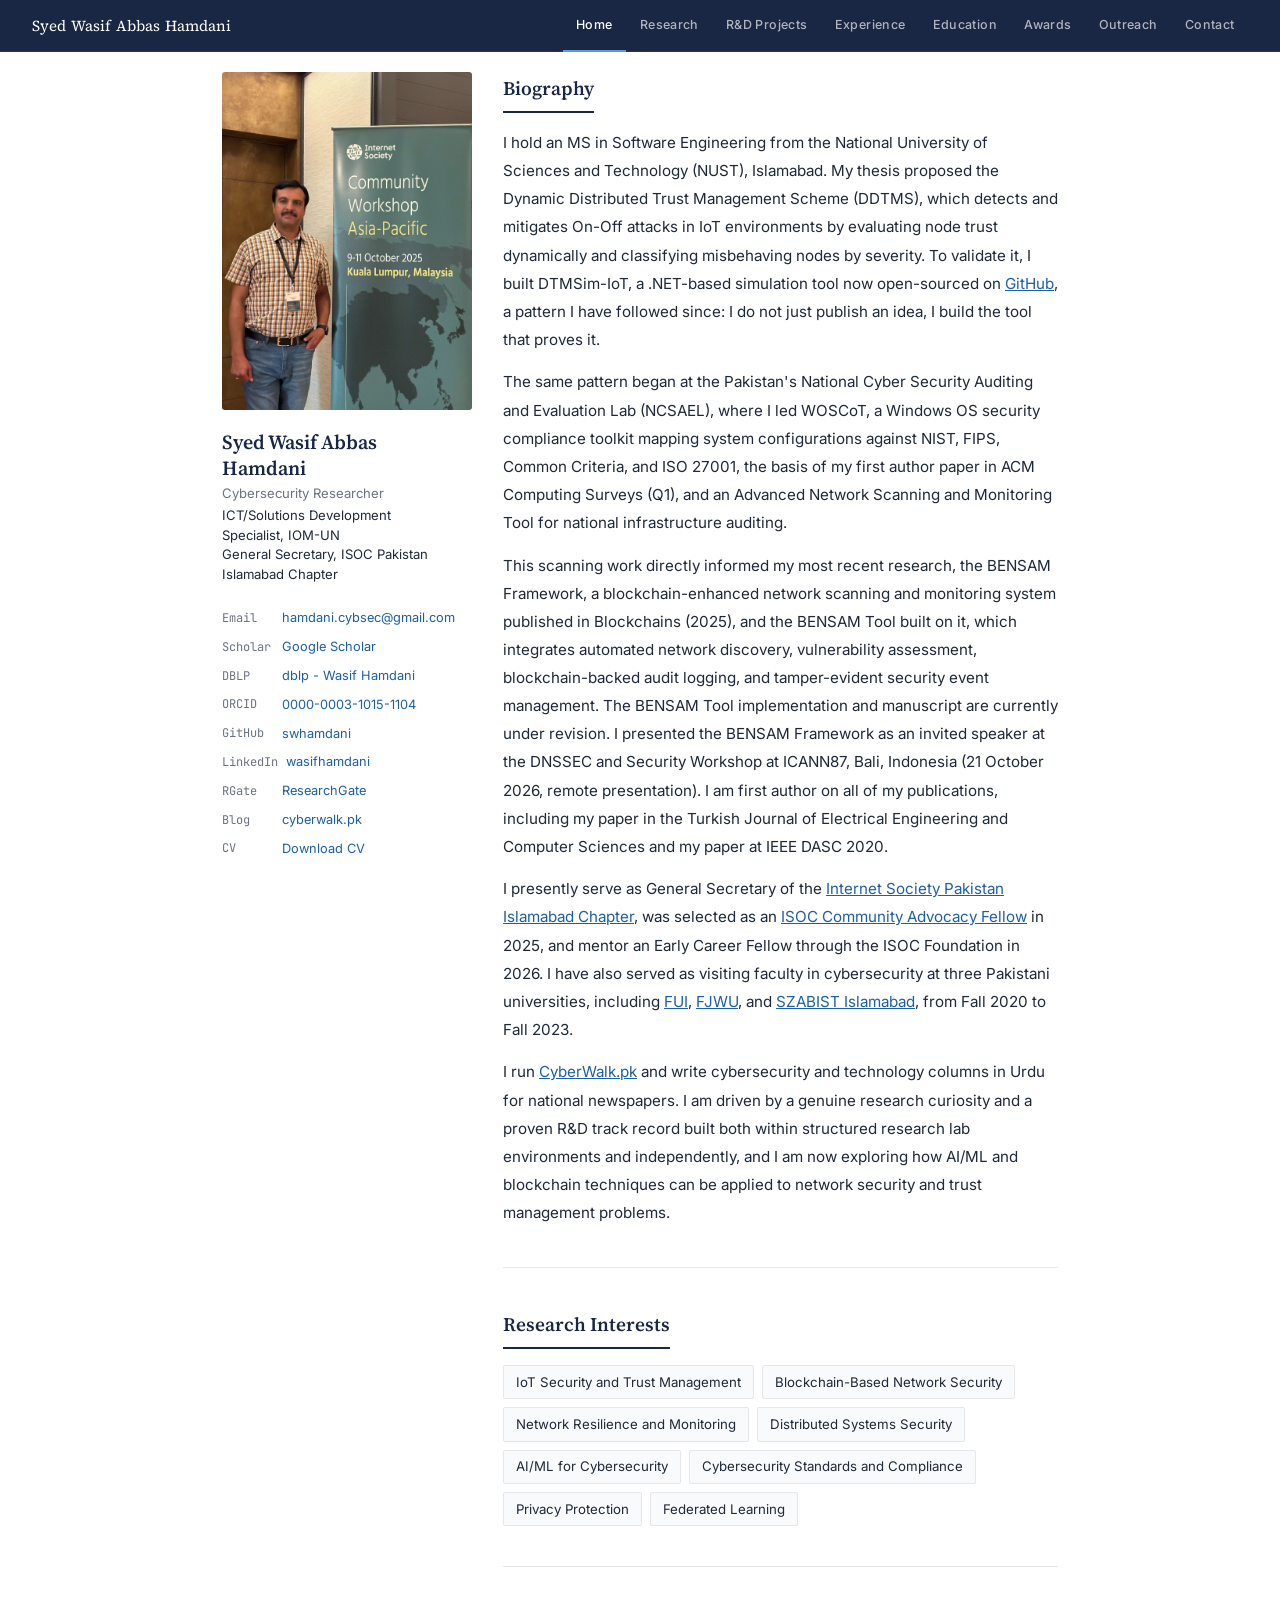
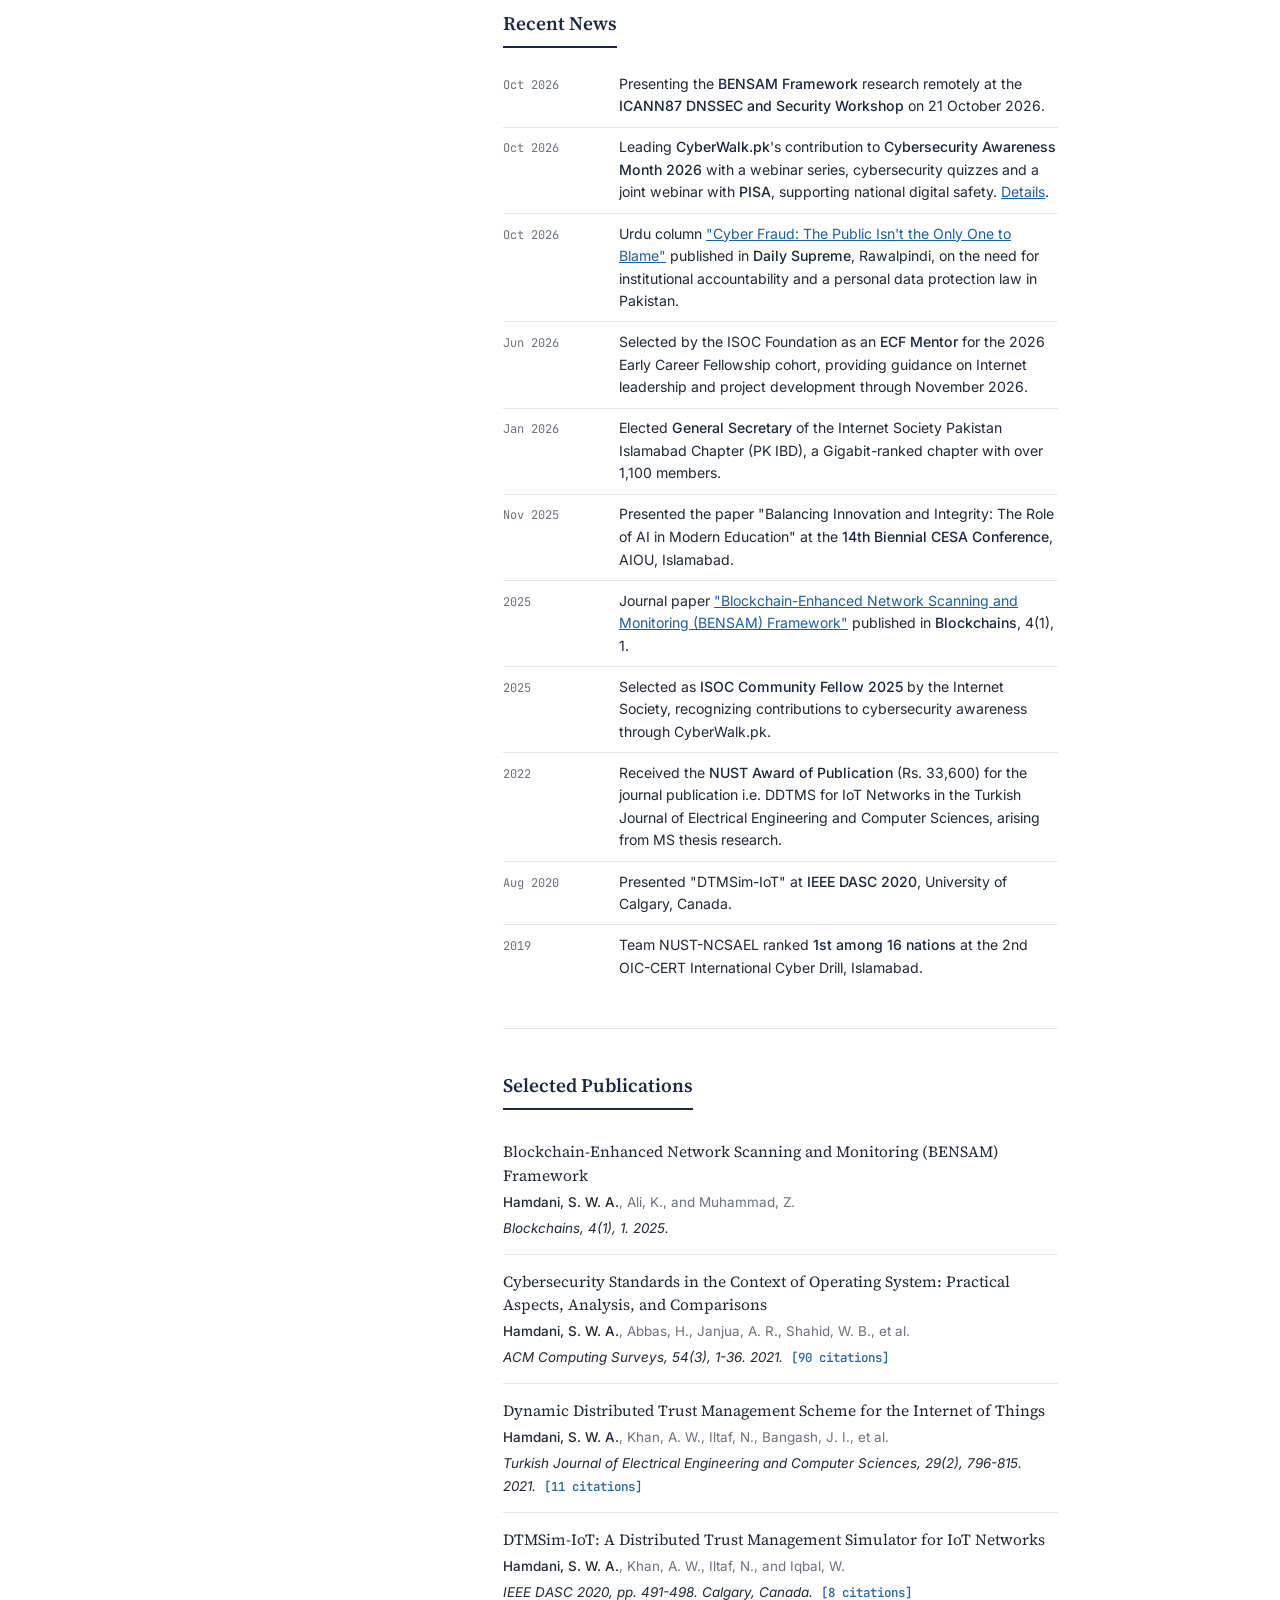
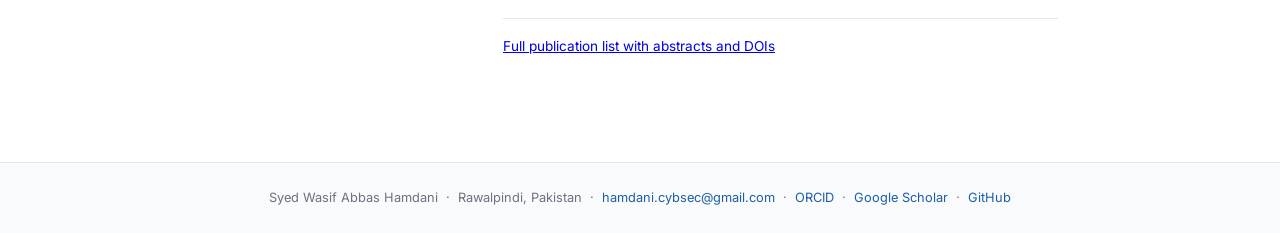
<file: index.html>
<!DOCTYPE html>
<html lang="en">
<head>
<meta charset="UTF-8">
<meta name="viewport" content="width=device-width, initial-scale=1.0">
<title>Syed Wasif Abbas Hamdani</title>
<link rel="preconnect" href="https://fonts.googleapis.com">
<link href="https://fonts.googleapis.com/css2?family=Source+Serif+4:ital,wght@0,300;0,400;0,600;1,400&family=Inter:wght@400;500&family=JetBrains+Mono:wght@400;500&display=swap" rel="stylesheet">
<style>
:root {
  --navy:  #1a2744;
  --blue:  #2563a8;
  --link:  #1d5fa6;
  --text:  #1f2937;
  --muted: #6b7280;
  --rule:  #e5e7eb;
  --bg:    #ffffff;
  --soft:  #f9fafb;
}
*, *::before, *::after { box-sizing: border-box; margin: 0; padding: 0; }
html { scroll-behavior: smooth; }
body {
  font-family: 'Inter', sans-serif;
  background: var(--bg);
  color: var(--text);
  font-size: 15px;
  line-height: 1.7;
}

/* NAV */
nav {
  position: fixed; top: 0; left: 0; right: 0; z-index: 100;
  background: var(--navy);
  padding: 0 2rem;
  display: flex; align-items: center; justify-content: space-between;
  height: 52px;
  border-bottom: 1px solid rgba(255,255,255,0.07);
}
.nav-brand {
  font-family: 'Source Serif 4', serif;
  color: #fff; font-size: 0.95rem; font-weight: 400;
  text-decoration: none; letter-spacing: 0.01em;
}
.nav-links { display: flex; }
.nav-links a {
  color: rgba(255,255,255,0.65);
  text-decoration: none; font-size: 0.78rem;
  font-weight: 500; letter-spacing: 0.03em;
  padding: 0 0.85rem; height: 52px;
  display: flex; align-items: center;
  border-bottom: 2px solid transparent;
  transition: color 0.15s, border-color 0.15s;
}
.nav-links a:hover, .nav-links a.active {
  color: #fff; border-bottom-color: #5b9bd5;
}
.nav-toggle {
  display: none; flex-direction: column;
  justify-content: center; gap: 5px;
  width: 34px; height: 34px; cursor: pointer;
  background: none; border: none;
}
.nav-toggle span {
  display: block; width: 20px; height: 1.5px;
  background: rgba(255,255,255,0.8);
  transition: transform 0.2s, opacity 0.2s;
}
.nav-toggle.open span:nth-child(1) { transform: translateY(6.5px) rotate(45deg); }
.nav-toggle.open span:nth-child(2) { opacity: 0; }
.nav-toggle.open span:nth-child(3) { transform: translateY(-6.5px) rotate(-45deg); }

/* LAYOUT */
.page-wrap {
  max-width: 900px; margin: 0 auto;
  padding: 4.5rem 2rem 4rem;
  display: grid;
  grid-template-columns: 225px 1fr;
  gap: 3.5rem;
  align-items: start;
}

/* SIDEBAR */
.sidebar { position: sticky; top: 4.5rem; }
.sidebar-photo {
  margin-bottom: 1.2rem;
  line-height: 0;
}
.sidebar-photo-placeholder {
  font-size: 0.72rem; color: var(--muted);
  text-align: center; padding: 1rem;
  font-family: 'JetBrains Mono', monospace;
  line-height: 1.5;
}
.sidebar-name {
  font-family: 'Source Serif 4', serif;
  font-size: 1.25rem; font-weight: 600;
  color: var(--navy); margin-bottom: 0.2rem;
  line-height: 1.3;
}
.sidebar-title {
  font-size: 0.82rem; color: var(--muted);
  margin-bottom: 0.15rem; line-height: 1.5;
}
.sidebar-org {
  font-size: 0.82rem; color: var(--text);
  margin-bottom: 1.2rem; line-height: 1.5;
}
.sidebar-links { list-style: none; }
.sidebar-links li {
  display: flex; align-items: center; gap: 0.5rem;
  padding: 0.22rem 0;
  font-size: 0.8rem;
}
.sidebar-links a {
  color: var(--link); text-decoration: none;
}
.sidebar-links a:hover { text-decoration: underline; }
.sidebar-links .lbl {
  color: var(--muted); font-size: 0.75rem;
  min-width: 52px; font-family: 'JetBrains Mono', monospace;
}

/* MAIN CONTENT */
.content section {
  padding-bottom: 2.5rem;
  margin-bottom: 2.5rem;
  border-bottom: 1px solid var(--rule);
}
.content section:last-child { border-bottom: none; margin-bottom: 0; }

.content h2 {
  font-family: 'Source Serif 4', serif;
  font-size: 1.2rem; font-weight: 600;
  color: var(--navy); margin-bottom: 1rem;
  padding-bottom: 0.4rem;
  border-bottom: 2px solid var(--navy);
  display: inline-block;
}

/* BIO */
.bio p { font-size: 0.95rem; line-height: 1.85; margin-bottom: 0.9rem; color: var(--text); }
.bio p:last-child { margin-bottom: 0; }
.bio a { color: var(--link); }
.bio a:hover { text-decoration: underline; }

/* NEWS */
.news-list { list-style: none; }
.news-item {
  display: grid; grid-template-columns: 100px 1fr;
  gap: 1rem; padding: 0.55rem 0;
  border-bottom: 1px solid var(--rule);
  font-size: 0.88rem; line-height: 1.6;
  align-items: baseline;
}
.news-item:last-child { border-bottom: none; }
.news-date {
  font-family: 'JetBrains Mono', monospace;
  font-size: 0.75rem; color: var(--muted);
  white-space: nowrap; padding-top: 0.05rem;
}
.news-text { color: var(--text); }
.news-text a { color: var(--link); }
.news-text a:hover { text-decoration: underline; }
.news-text strong { color: var(--navy); font-weight: 500; }

/* PUBLICATIONS */
.pub-entry {
  padding: 0.9rem 0;
  border-bottom: 1px solid var(--rule);
  font-size: 0.9rem;
}
.pub-entry:last-child { border-bottom: none; }
.pub-title {
  font-family: 'Source Serif 4', serif;
  font-size: 0.97rem; color: var(--text);
  margin-bottom: 0.25rem; line-height: 1.5;
}
.pub-title a { color: var(--text); text-decoration: none; }
.pub-title a:hover { color: var(--link); text-decoration: underline; }
.pub-authors { font-size: 0.84rem; color: var(--muted); margin-bottom: 0.2rem; }
.pub-authors strong { color: var(--text); font-weight: 500; }
.pub-venue {
  font-size: 0.84rem; color: var(--text);
  font-style: italic;
}
.pub-venue .pub-note {
  font-style: normal; font-size: 0.78rem;
  color: var(--blue); font-weight: 500;
  font-family: 'JetBrains Mono', monospace;
  margin-left: 0.5rem;
}

/* INTERESTS */
.interests-list {
  list-style: none;
  display: flex; flex-wrap: wrap; gap: 0.5rem;
}
.interests-list li {
  font-size: 0.83rem; color: var(--text);
  background: var(--soft);
  border: 1px solid var(--rule);
  padding: 0.3rem 0.75rem;
  border-radius: 2px;
}

/* FOOTER */
footer {
  background: var(--soft); border-top: 1px solid var(--rule);
  padding: 1.5rem 2rem;
  text-align: center; font-size: 0.8rem; color: var(--muted);
}
footer a { color: var(--link); text-decoration: none; }
footer a:hover { text-decoration: underline; }

/* MOBILE */
@media (max-width: 700px) {
  nav { padding: 0 1.2rem; }
  .nav-toggle { display: flex; }
  .nav-links {
    display: none; position: fixed;
    top: 52px; left: 0; right: 0;
    background: var(--navy);
    flex-direction: column;
    border-top: 1px solid rgba(255,255,255,0.08);
    z-index: 99;
  }
  .nav-links.open { display: flex; }
  .nav-links a {
    height: 48px; padding: 0 1.5rem;
    border-bottom: 1px solid rgba(255,255,255,0.06);
    font-size: 0.85rem;
  }
  .page-wrap {
    grid-template-columns: 1fr;
    padding: 4rem 1.3rem 3rem;
    gap: 2rem;
  }
  .sidebar { position: static; }
  .sidebar-photo img { width: 175px; height: auto; }
  .news-item { grid-template-columns: 80px 1fr; gap: 0.6rem; }
}
</style>
</head>
<body>

<nav>
  <a href="index.html" class="nav-brand">Syed Wasif Abbas Hamdani</a>
  <button class="nav-toggle" id="navToggle" aria-label="Toggle menu">
    <span></span><span></span><span></span>
  </button>
  <div class="nav-links" id="navLinks">
    <a href="index.html" class="active">Home</a>
    <a href="research.html">Research</a>
    <a href="projects.html">R&D Projects</a>
    <a href="experience.html">Experience</a>
    <a href="education.html">Education</a>
    <a href="awards.html">Awards</a>
    <a href="outreach.html">Outreach</a>
    <a href="contact.html">Contact</a>
  </div>
</nav>

<div class="page-wrap">

  <!-- SIDEBAR -->
  <aside class="sidebar">
    <div class="sidebar-photo">
      <img src="Wasif.jpg" alt="Syed Wasif Abbas Hamdani" style="width:250px;height:auto;border-radius:3px;display:block;">
    </div>
    <div class="sidebar-name">Syed Wasif Abbas Hamdani</div>
    <div class="sidebar-title">Cybersecurity Researcher</div>
    <div class="sidebar-org">ICT/Solutions Development Specialist, IOM-UN<br>General Secretary, ISOC Pakistan Islamabad Chapter</div>
    <ul class="sidebar-links">
      <li><span class="lbl">Email</span><a href="mailto:hamdani.cybsec@gmail.com">hamdani.cybsec@gmail.com</a></li>
      <li><span class="lbl">Scholar</span><a href="https://scholar.google.com/citations?user=LyV-tMEAAAAJ&hl=en" target="_blank">Google Scholar</a></li>
      <li><span class="lbl">DBLP</span><a href="https://dblp.org/pid/279/0079.html" target="_blank">dblp - Wasif Hamdani</a></li>
      <li><span class="lbl">ORCID</span><a href="https://orcid.org/0000-0003-1015-1104" target="_blank">0000-0003-1015-1104</a></li>
      <li><span class="lbl">GitHub</span><a href="https://github.com/swhamdani" target="_blank">swhamdani</a></li>
      <li><span class="lbl">LinkedIn</span><a href="https://www.linkedin.com/in/wasifhamdani/" target="_blank">wasifhamdani</a></li>
      <li><span class="lbl">RGate</span><a href="https://www.researchgate.net/profile/Syed-Wasif-Abbas-Hamdani-2" target="_blank">ResearchGate</a></li>
      <li><span class="lbl">Blog</span><a href="https://cyberwalk.pk" target="_blank">cyberwalk.pk</a></li>
      <li><span class="lbl">CV</span><a href="contact.html">Download CV</a></li>
    </ul>
  </aside>

  <!-- MAIN -->
  <main class="content">

<section>
      <h2>Biography</h2>  
       <div class="bio">
          <p>I hold an MS in Software Engineering from the National University of Sciences and Technology (NUST), Islamabad. My thesis proposed the Dynamic Distributed Trust Management Scheme (DDTMS), which detects and mitigates On-Off attacks in IoT environments by evaluating node trust dynamically and classifying misbehaving nodes by severity. To validate it, I built DTMSim-IoT, a .NET-based simulation tool now open-sourced on <a href="https://github.com/swhamdani/DTMSim-IoT" target="_blank">GitHub</a>, a pattern I have followed since: I do not just publish an idea, I build the tool that proves it.</p>
          <p>The same pattern began at the Pakistan's National Cyber Security Auditing and Evaluation Lab (NCSAEL), where I led WOSCoT, a Windows OS security compliance toolkit mapping system configurations against NIST, FIPS, Common Criteria, and ISO 27001, the basis of my first author paper in ACM Computing Surveys (Q1), and an Advanced Network Scanning and Monitoring Tool for national infrastructure auditing.</p>

         <p>This scanning work directly informed my most recent research, the BENSAM Framework, a blockchain-enhanced network scanning and monitoring system published in Blockchains (2025), and the BENSAM Tool built on it, which integrates automated network discovery, vulnerability assessment, blockchain-backed audit logging, and tamper-evident security event management. The BENSAM Tool implementation and manuscript are currently under revision. I presented the BENSAM Framework as an invited speaker at the DNSSEC and Security Workshop at ICANN87, Bali, Indonesia (21 October 2026, remote presentation). I am first author on all of my publications, including my paper in the Turkish Journal of Electrical Engineering and Computer Sciences and my paper at IEEE DASC 2020.</p>
          <p>I presently serve as General Secretary of the <a href="https://isoc.pk" target="_blank">Internet Society Pakistan Islamabad Chapter</a>, was selected as an <a href="https://www.internetsociety.org/fellowships/community/2025-fellows/" target="_blank">ISOC Community Advocacy Fellow</a> in 2025, and mentor an Early Career Fellow through the ISOC Foundation in 2026. I have also served as visiting faculty in cybersecurity at three Pakistani universities, including <a href="https://fui.edu.pk/" target="_blank">FUI</a>, <a href="https://fjwu.edu.pk/" target="_blank">FJWU</a>, and <a href="https://szabist.edu.pk/" target="_blank">SZABIST Islamabad</a>, from Fall 2020 to Fall 2023.</p>
          <p>I run <a href="https://cyberwalk.pk" target="_blank">CyberWalk.pk</a> and write cybersecurity and technology columns in Urdu for national newspapers. I am driven by a genuine research curiosity and a proven R&amp;D track record built both within structured research lab environments and independently, and I am now exploring how AI/ML and blockchain techniques can be applied to network security and trust management problems.</p>
    </section>

    <section>
      <h2>Research Interests</h2>
      <ul class="interests-list">
        <li>IoT Security and Trust Management</li>
        <li>Blockchain-Based Network Security</li>
        <li>Network Resilience and Monitoring</li>
        <li>Distributed Systems Security</li>
        <li>AI/ML for Cybersecurity</li>
        <li>Cybersecurity Standards and Compliance</li>
        <li>Privacy Protection</li>
        <li>Federated Learning</li>
      </ul>
    </section>

    <section>
      <h2>Recent News</h2>
      <ul class="news-list">
        <li class="news-item">
          <span class="news-date">Oct 2026</span>
          <span class="news-text">Presenting the <strong>BENSAM Framework</strong> research remotely at the <strong>ICANN87 DNSSEC and Security Workshop</strong> on 21 October 2026.</span>
        </li> 
        <li class="news-item">
          <span class="news-date">Oct 2026</span>
          <span class="news-text">Leading <strong>CyberWalk.pk</strong>'s contribution to <strong>Cybersecurity Awareness Month 2026</strong> with a webinar series, cybersecurity quizzes and a joint webinar with <strong>PISA</strong>, supporting national digital safety. <a href="https://cyberwalk.pk/cybersecurity-awareness-month-2026/" target="_blank">Details</a>.</span>
        </li>
        <li class="news-item">
          <span class="news-date">Oct 2026</span>
          <span class="news-text">Urdu column <a href="https://lnkd.in/p/dSUcxvEj" target="_blank">"Cyber Fraud: The Public Isn't the Only One to Blame"</a> published in <strong>Daily Supreme</strong>, Rawalpindi, on the need for institutional accountability and a personal data protection law in Pakistan.</span>
        </li>
        <li class="news-item">
          <span class="news-date">Jun 2026</span>
          <span class="news-text">Selected by the ISOC Foundation as an <strong>ECF Mentor</strong> for the 2026 Early Career Fellowship cohort, providing guidance on Internet leadership and project development through November 2026.</span>
        </li>
        <li class="news-item">
          <span class="news-date">Jan 2026</span>
          <span class="news-text">Elected <strong>General Secretary</strong> of the Internet Society Pakistan Islamabad Chapter (PK IBD), a Gigabit-ranked chapter with over 1,100 members.</span>
        </li>
        <li class="news-item">
          <span class="news-date">Nov 2025</span>
          <span class="news-text">Presented the paper "Balancing Innovation and Integrity: The Role of AI in Modern Education" at the <strong>14th Biennial CESA Conference</strong>, AIOU, Islamabad.</span>
        </li>
        <li class="news-item">
          <span class="news-date">2025</span>
          <span class="news-text">Journal paper <a href="https://www.mdpi.com/2813-5288/4/1/1" target="_blank">"Blockchain-Enhanced Network Scanning and Monitoring (BENSAM) Framework"</a> published in <strong>Blockchains</strong>, 4(1), 1.</span>
        </li>
        <li class="news-item">
          <span class="news-date">2025</span>
          <span class="news-text">Selected as <strong>ISOC Community Fellow 2025</strong> by the Internet Society, recognizing contributions to cybersecurity awareness through CyberWalk.pk.</span>
        </li>
        <li class="news-item">
          <span class="news-date">2022</span>
          <span class="news-text">Received the <strong>NUST Award of Publication</strong> (Rs. 33,600) for the journal publication i.e. DDTMS for IoT Networks in the Turkish Journal of Electrical Engineering and Computer Sciences, arising from MS thesis research.</span>
        </li>
        <li class="news-item">
          <span class="news-date">Aug 2020</span>
          <span class="news-text">Presented "DTMSim-IoT" at <strong>IEEE DASC 2020</strong>, University of Calgary, Canada.</span>
        </li>
        <li class="news-item">
          <span class="news-date">2019</span>
          <span class="news-text">Team NUST-NCSAEL ranked <strong>1st among 16 nations</strong> at the 2nd OIC-CERT International Cyber Drill, Islamabad.</span>
        </li>
      </ul>
    </section>

    <section>
      <h2>Selected Publications</h2>

      <div class="pub-entry">
        <div class="pub-title"><a href="https://www.mdpi.com/2813-5288/4/1/1" target="_blank">Blockchain-Enhanced Network Scanning and Monitoring (BENSAM) Framework</a></div>
        <div class="pub-authors"><strong>Hamdani, S. W. A.</strong>, Ali, K., and Muhammad, Z.</div>
        <div class="pub-venue">Blockchains, 4(1), 1. 2025.</div>
      </div>

      <div class="pub-entry">
        <div class="pub-title"><a href="https://dl.acm.org/doi/10.1145/3442480" target="_blank">Cybersecurity Standards in the Context of Operating System: Practical Aspects, Analysis, and Comparisons</a></div>
        <div class="pub-authors"><strong>Hamdani, S. W. A.</strong>, Abbas, H., Janjua, A. R., Shahid, W. B., et al.</div>
        <div class="pub-venue">ACM Computing Surveys, 54(3), 1-36. 2021.<span class="pub-note">[90 citations]</span></div>
      </div>

      <div class="pub-entry">
        <div class="pub-title"><a href="https://journals.tubitak.gov.tr/elektrik/vol29/iss2/21/" target="_blank">Dynamic Distributed Trust Management Scheme for the Internet of Things</a></div>
        <div class="pub-authors"><strong>Hamdani, S. W. A.</strong>, Khan, A. W., Iltaf, N., Bangash, J. I., et al.</div>
        <div class="pub-venue">Turkish Journal of Electrical Engineering and Computer Sciences, 29(2), 796-815. 2021.<span class="pub-note">[11 citations]</span></div>
      </div>

      <div class="pub-entry">
        <div class="pub-title"><a href="https://ieeexplore.ieee.org/document/9251132/" target="_blank">DTMSim-IoT: A Distributed Trust Management Simulator for IoT Networks</a></div>
        <div class="pub-authors"><strong>Hamdani, S. W. A.</strong>, Khan, A. W., Iltaf, N., and Iqbal, W.</div>
        <div class="pub-venue">IEEE DASC 2020, pp. 491-498. Calgary, Canada.<span class="pub-note">[8 citations]</span></div>
      </div>

      <p style="margin-top:1rem; font-size:0.85rem;"><a href="research.html">Full publication list with abstracts and DOIs</a></p>
    </section>

  </main>
</div>

<footer>
  <p>Syed Wasif Abbas Hamdani &nbsp;·&nbsp; Rawalpindi, Pakistan &nbsp;·&nbsp;
  <a href="mailto:hamdani.cybsec@gmail.com">hamdani.cybsec@gmail.com</a> &nbsp;·&nbsp;
  <a href="https://orcid.org/0000-0003-1015-1104" target="_blank">ORCID</a> &nbsp;·&nbsp;
  <a href="https://scholar.google.com/citations?user=LyV-tMEAAAAJ&hl=en" target="_blank">Google Scholar</a> &nbsp;·&nbsp;
  <a href="https://github.com/swhamdani" target="_blank">GitHub</a>
  </p>
</footer>

<script>
  const toggle = document.getElementById('navToggle');
  const links  = document.getElementById('navLinks');
  toggle.addEventListener('click', () => {
    toggle.classList.toggle('open');
    links.classList.toggle('open');
  });
  links.querySelectorAll('a').forEach(a => a.addEventListener('click', () => {
    toggle.classList.remove('open');
    links.classList.remove('open');
  }));
</script>
</body>
</html>
</file>
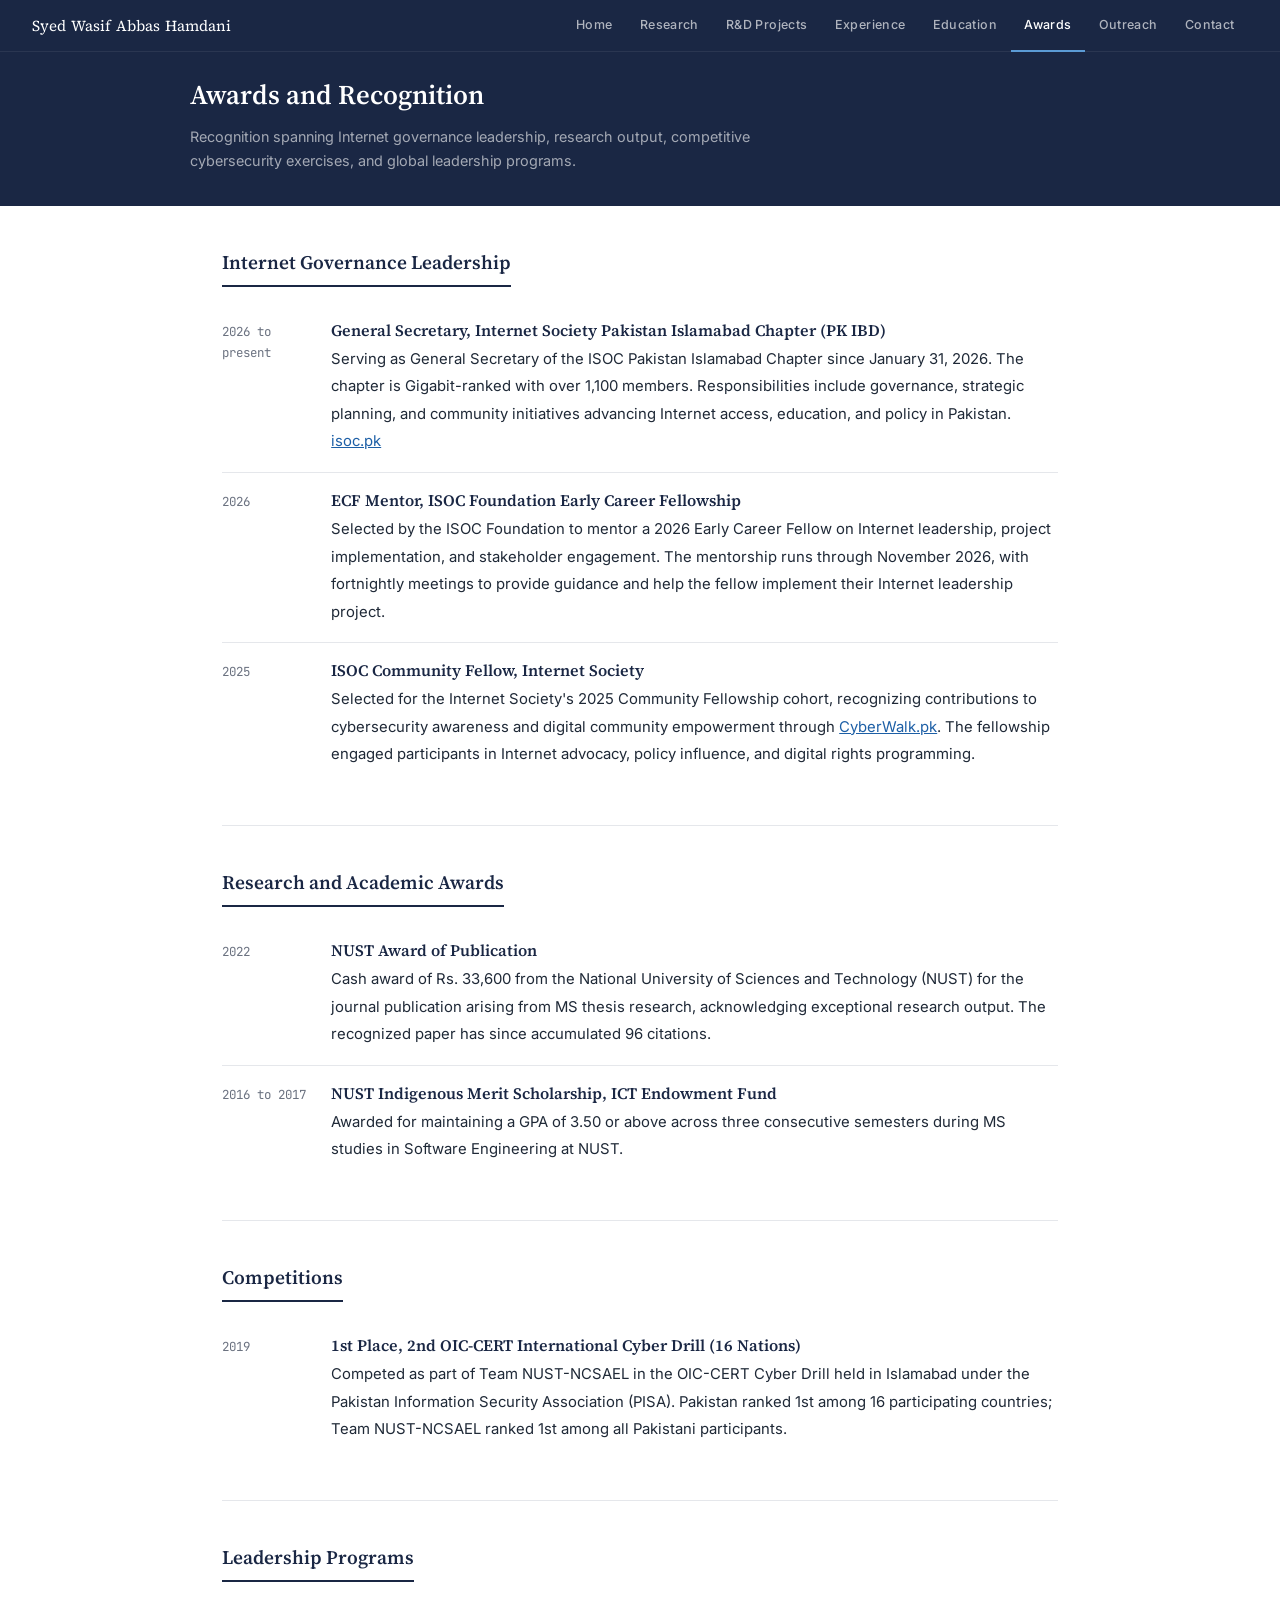
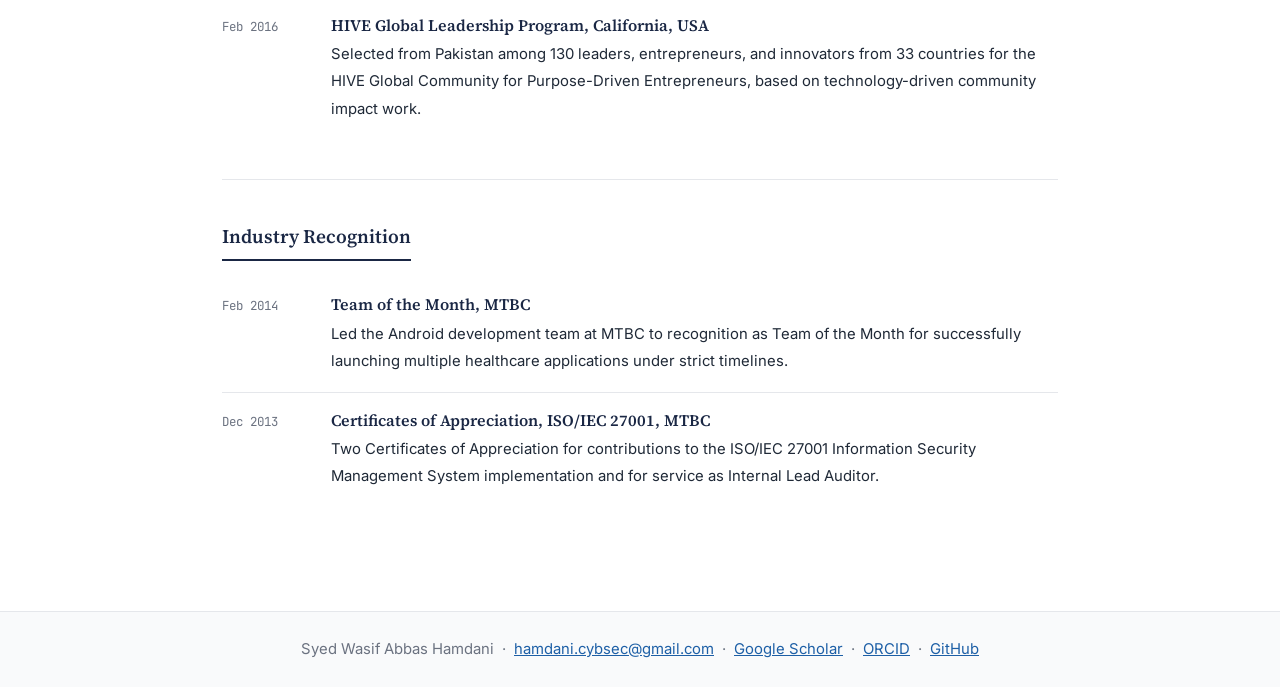
<file: awards.html>
<!DOCTYPE html>
<html lang="en">
<head>
<meta charset="UTF-8"><meta name="viewport" content="width=device-width, initial-scale=1.0">
<title>Awards -- Syed Wasif Abbas Hamdani</title>
<link rel="preconnect" href="https://fonts.googleapis.com">
<link href="https://fonts.googleapis.com/css2?family=Source+Serif+4:ital,wght@0,300;0,400;0,600;1,400&family=Inter:wght@400;500&family=JetBrains+Mono:wght@400;500&display=swap" rel="stylesheet">
<link rel="stylesheet" href="shared.css">
</head>
<body>
<nav>
  <a href="index.html" class="nav-brand">Syed Wasif Abbas Hamdani</a>
  <button class="nav-toggle" id="navToggle" aria-label="Toggle menu"><span></span><span></span><span></span></button>
  <div class="nav-links" id="navLinks">
    <a href="index.html">Home</a><a href="research.html">Research</a>
    <a href="projects.html">R&D Projects</a><a href="experience.html">Experience</a>
    <a href="education.html">Education</a><a href="awards.html" class="active">Awards</a>
    <a href="outreach.html">Outreach</a><a href="contact.html">Contact</a>
  </div>
</nav>
<div class="page-header">
  <div class="page-header-inner">
    <h1>Awards and Recognition</h1>
    <p>Recognition spanning Internet governance leadership, research output, competitive cybersecurity exercises, and global leadership programs.</p>
  </div>
</div>
<main>

  <section>
    <h2>Internet Governance Leadership</h2>

    <div class="award-entry">
      <span class="award-year">2026 to present</span>
      <div>
        <h3>General Secretary, Internet Society Pakistan Islamabad Chapter (PK IBD)</h3>
        <p>Serving as General Secretary of the ISOC Pakistan Islamabad Chapter since January 31, 2026. The chapter is Gigabit-ranked with over 1,100 members. Responsibilities include governance, strategic planning, and community initiatives advancing Internet access, education, and policy in Pakistan. <a href="https://isoc.pk" target="_blank">isoc.pk</a></p>
      </div>
    </div>

    <div class="award-entry">
      <span class="award-year">2026</span>
      <div>
        <h3>ECF Mentor, ISOC Foundation Early Career Fellowship</h3>
        <p>Selected by the ISOC Foundation to mentor a 2026 Early Career Fellow on Internet leadership, project implementation, and stakeholder engagement. The mentorship runs through November 2026, with fortnightly meetings to provide guidance and help the fellow implement their Internet leadership project.</p>
      </div>
    </div>

    <div class="award-entry">
      <span class="award-year">2025</span>
      <div>
        <h3>ISOC Community Fellow, Internet Society</h3>
        <p>Selected for the Internet Society's 2025 Community Fellowship cohort, recognizing contributions to cybersecurity awareness and digital community empowerment through <a href="https://cyberwalk.pk" target="_blank">CyberWalk.pk</a>. The fellowship engaged participants in Internet advocacy, policy influence, and digital rights programming.</p>
      </div>
    </div>
  </section>

  <section>
    <h2>Research and Academic Awards</h2>

    <div class="award-entry">
      <span class="award-year">2022</span>
      <div>
        <h3>NUST Award of Publication</h3>
        <p>Cash award of Rs. 33,600 from the National University of Sciences and Technology (NUST) for the journal publication arising from MS thesis research, acknowledging exceptional research output. The recognized paper has since accumulated 96 citations.</p>
      </div>
    </div>

    <div class="award-entry">
      <span class="award-year">2016 to 2017</span>
      <div>
        <h3>NUST Indigenous Merit Scholarship, ICT Endowment Fund</h3>
        <p>Awarded for maintaining a GPA of 3.50 or above across three consecutive semesters during MS studies in Software Engineering at NUST.</p>
      </div>
    </div>
  </section>

  <section>
    <h2>Competitions</h2>
    <div class="award-entry">
      <span class="award-year">2019</span>
      <div>
        <h3>1st Place, 2nd OIC-CERT International Cyber Drill (16 Nations)</h3>
        <p>Competed as part of Team NUST-NCSAEL in the OIC-CERT Cyber Drill held in Islamabad under the Pakistan Information Security Association (PISA). Pakistan ranked 1st among 16 participating countries; Team NUST-NCSAEL ranked 1st among all Pakistani participants.</p>
      </div>
    </div>
  </section>

  <section>
    <h2>Leadership Programs</h2>
    <div class="award-entry">
      <span class="award-year">Feb 2016</span>
      <div>
        <h3>HIVE Global Leadership Program, California, USA</h3>
        <p>Selected from Pakistan among 130 leaders, entrepreneurs, and innovators from 33 countries for the HIVE Global Community for Purpose-Driven Entrepreneurs, based on technology-driven community impact work.</p>
      </div>
    </div>
  </section>

  <section>
    <h2>Industry Recognition</h2>
    <div class="award-entry">
      <span class="award-year">Feb 2014</span>
      <div>
        <h3>Team of the Month, MTBC</h3>
        <p>Led the Android development team at MTBC to recognition as Team of the Month for successfully launching multiple healthcare applications under strict timelines.</p>
      </div>
    </div>
    <div class="award-entry">
      <span class="award-year">Dec 2013</span>
      <div>
        <h3>Certificates of Appreciation, ISO/IEC 27001, MTBC</h3>
        <p>Two Certificates of Appreciation for contributions to the ISO/IEC 27001 Information Security Management System implementation and for service as Internal Lead Auditor.</p>
      </div>
    </div>
  </section>

</main>
<footer>
  <p>Syed Wasif Abbas Hamdani &nbsp;&middot;&nbsp; <a href="mailto:hamdani.cybsec@gmail.com">hamdani.cybsec@gmail.com</a> &nbsp;&middot;&nbsp; <a href="https://scholar.google.com/citations?user=LyV-tMEAAAAJ&amp;hl=en" target="_blank">Google Scholar</a> &nbsp;&middot;&nbsp; <a href="https://orcid.org/0000-0003-1015-1104" target="_blank">ORCID</a> &nbsp;&middot;&nbsp; <a href="https://github.com/swhamdani" target="_blank">GitHub</a></p>
</footer>
<script>
  const t=document.getElementById('navToggle'),l=document.getElementById('navLinks');
  t.addEventListener('click',()=>{t.classList.toggle('open');l.classList.toggle('open');});
  l.querySelectorAll('a').forEach(a=>a.addEventListener('click',()=>{t.classList.remove('open');l.classList.remove('open');}));
</script>
</body>
</html>
</file>
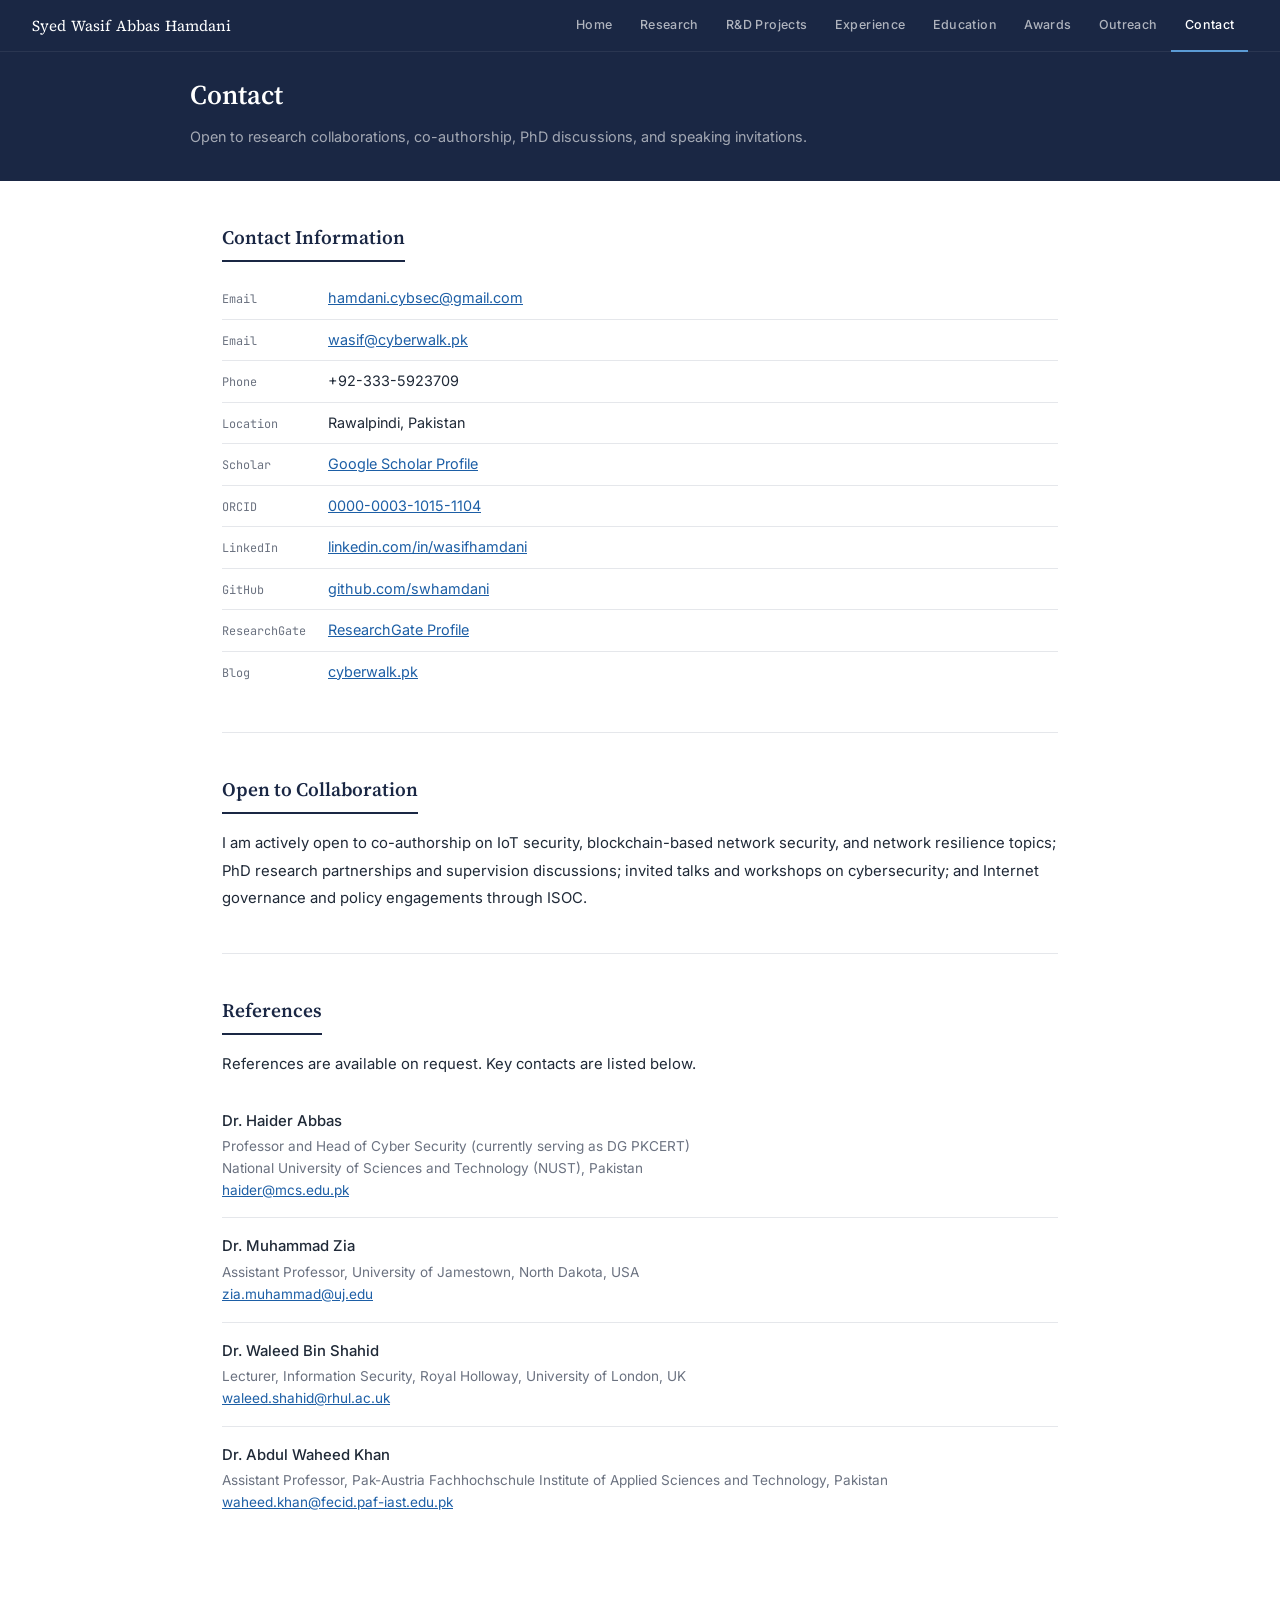
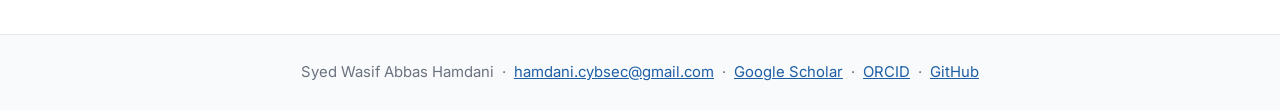
<file: contact.html>
<!DOCTYPE html>
<html lang="en">
<head>
<meta charset="UTF-8"><meta name="viewport" content="width=device-width, initial-scale=1.0">
<title>Contact -- Syed Wasif Abbas Hamdani</title>
<link rel="preconnect" href="https://fonts.googleapis.com">
<link href="https://fonts.googleapis.com/css2?family=Source+Serif+4:ital,wght@0,300;0,400;0,600;1,400&family=Inter:wght@400;500&family=JetBrains+Mono:wght@400;500&display=swap" rel="stylesheet">
<link rel="stylesheet" href="shared.css">
</head>
<body>
<nav>
  <a href="index.html" class="nav-brand">Syed Wasif Abbas Hamdani</a>
  <button class="nav-toggle" id="navToggle" aria-label="Toggle menu"><span></span><span></span><span></span></button>
  <div class="nav-links" id="navLinks">
    <a href="index.html">Home</a><a href="research.html">Research</a>
    <a href="projects.html">R&D Projects</a><a href="experience.html">Experience</a>
    <a href="education.html">Education</a><a href="awards.html">Awards</a>
    <a href="outreach.html">Outreach</a><a href="contact.html" class="active">Contact</a>
  </div>
</nav>
<div class="page-header">
  <div class="page-header-inner">
    <h1>Contact</h1>
    <p>Open to research collaborations, co-authorship, PhD discussions, and speaking invitations.</p>
  </div>
</div>
<main>

  <section>
    <h2>Contact Information</h2>
    <div class="contact-row"><span class="contact-lbl">Email</span><a href="mailto:hamdani.cybsec@gmail.com">hamdani.cybsec@gmail.com</a></div>
    <div class="contact-row"><span class="contact-lbl">Email</span><a href="mailto:wasif@cyberwalk.pk">wasif@cyberwalk.pk</a></div>
    <div class="contact-row"><span class="contact-lbl">Phone</span><span>+92-333-5923709</span></div>
    <div class="contact-row"><span class="contact-lbl">Location</span><span>Rawalpindi, Pakistan</span></div>
    <div class="contact-row"><span class="contact-lbl">Scholar</span><a href="https://scholar.google.com/citations?user=LyV-tMEAAAAJ&hl=en" target="_blank">Google Scholar Profile</a></div>
    <div class="contact-row"><span class="contact-lbl">ORCID</span><a href="https://orcid.org/0000-0003-1015-1104" target="_blank">0000-0003-1015-1104</a></div>
    <div class="contact-row"><span class="contact-lbl">LinkedIn</span><a href="https://www.linkedin.com/in/wasifhamdani/" target="_blank">linkedin.com/in/wasifhamdani</a></div>
    <div class="contact-row"><span class="contact-lbl">GitHub</span><a href="https://github.com/swhamdani" target="_blank">github.com/swhamdani</a></div>
    <div class="contact-row"><span class="contact-lbl">ResearchGate</span><a href="https://www.researchgate.net/profile/Syed-Wasif-Abbas-Hamdani-2" target="_blank">ResearchGate Profile</a></div>
    <div class="contact-row"><span class="contact-lbl">Blog</span><a href="https://cyberwalk.pk" target="_blank">cyberwalk.pk</a></div>
  </section>

  <section>
    <h2>Open to Collaboration</h2>
    <p>I am actively open to co-authorship on IoT security, blockchain-based network security, and network resilience topics; PhD research partnerships and supervision discussions; invited talks and workshops on cybersecurity; and Internet governance and policy engagements through ISOC.</p>
  </section>

  <section>
    <h2>References</h2>
    <p>References are available on request. Key contacts are listed below.</p>

    <div class="ref-entry">
      <div class="ref-name">Dr. Haider Abbas</div>
      <div class="ref-detail">Professor and Head of Cyber Security (currently serving as DG PKCERT)<br>National University of Sciences and Technology (NUST), Pakistan<br><a href="mailto:haider@mcs.edu.pk">haider@mcs.edu.pk</a></div>
    </div>
    <div class="ref-entry">
      <div class="ref-name">Dr. Muhammad Zia</div>
      <div class="ref-detail">Assistant Professor, University of Jamestown, North Dakota, USA<br><a href="mailto:zia.muhammad@uj.edu">zia.muhammad@uj.edu</a></div>
    </div>
    <div class="ref-entry">
      <div class="ref-name">Dr. Waleed Bin Shahid</div>
      <div class="ref-detail">Lecturer, Information Security, Royal Holloway, University of London, UK<br><a href="mailto:waleed.shahid@rhul.ac.uk">waleed.shahid@rhul.ac.uk</a></div>
    </div>
    <div class="ref-entry">
      <div class="ref-name">Dr. Abdul Waheed Khan</div>
      <div class="ref-detail">Assistant Professor, Pak-Austria Fachhochschule Institute of Applied Sciences and Technology, Pakistan<br><a href="mailto:waheed.khan@fecid.paf-iast.edu.pk">waheed.khan@fecid.paf-iast.edu.pk</a></div>
    </div>
  </section>

</main>
<footer>
  <p>Syed Wasif Abbas Hamdani &nbsp;&middot;&nbsp; <a href="mailto:hamdani.cybsec@gmail.com">hamdani.cybsec@gmail.com</a> &nbsp;&middot;&nbsp; <a href="https://scholar.google.com/citations?user=LyV-tMEAAAAJ&amp;hl=en" target="_blank">Google Scholar</a> &nbsp;&middot;&nbsp; <a href="https://orcid.org/0000-0003-1015-1104" target="_blank">ORCID</a> &nbsp;&middot;&nbsp; <a href="https://github.com/swhamdani" target="_blank">GitHub</a></p>
</footer>
<script>
  const t=document.getElementById('navToggle'),l=document.getElementById('navLinks');
  t.addEventListener('click',()=>{t.classList.toggle('open');l.classList.toggle('open');});
  l.querySelectorAll('a').forEach(a=>a.addEventListener('click',()=>{t.classList.remove('open');l.classList.remove('open');}));
</script>
</body>
</html>
</file>
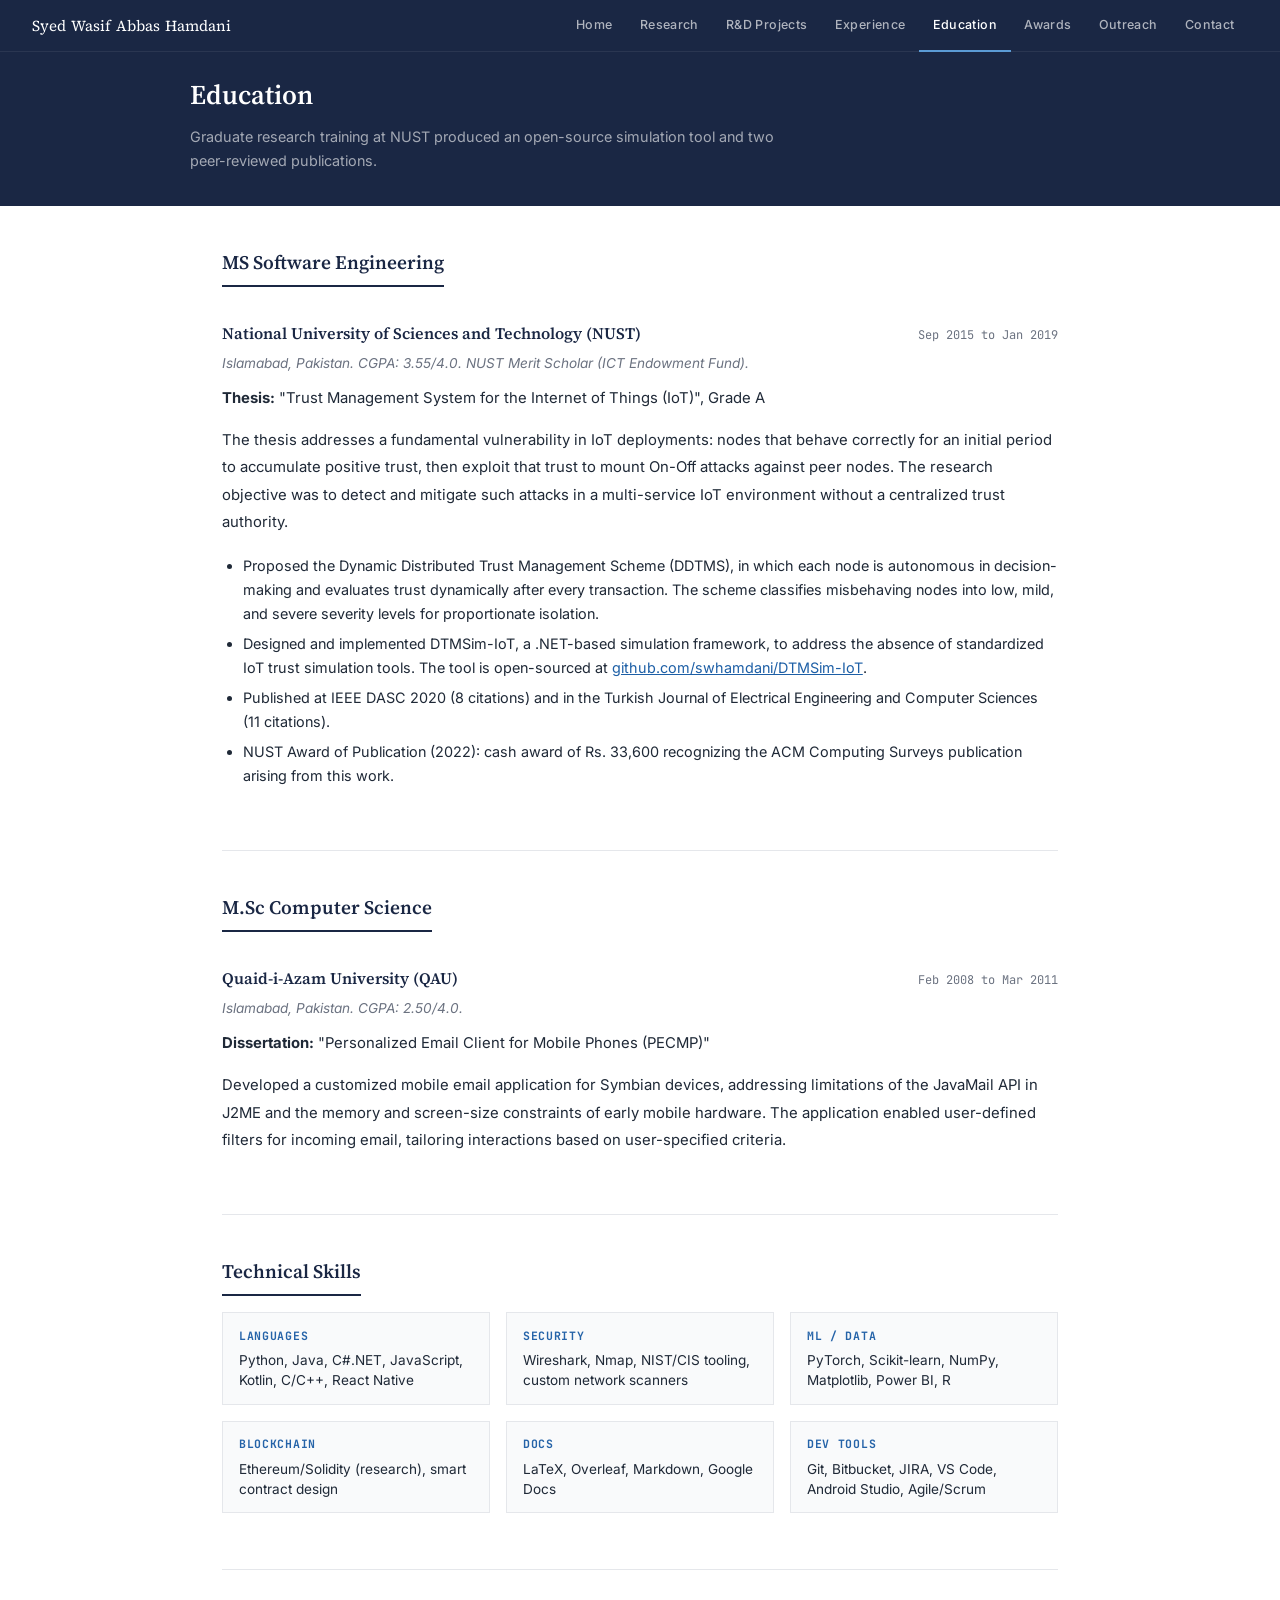
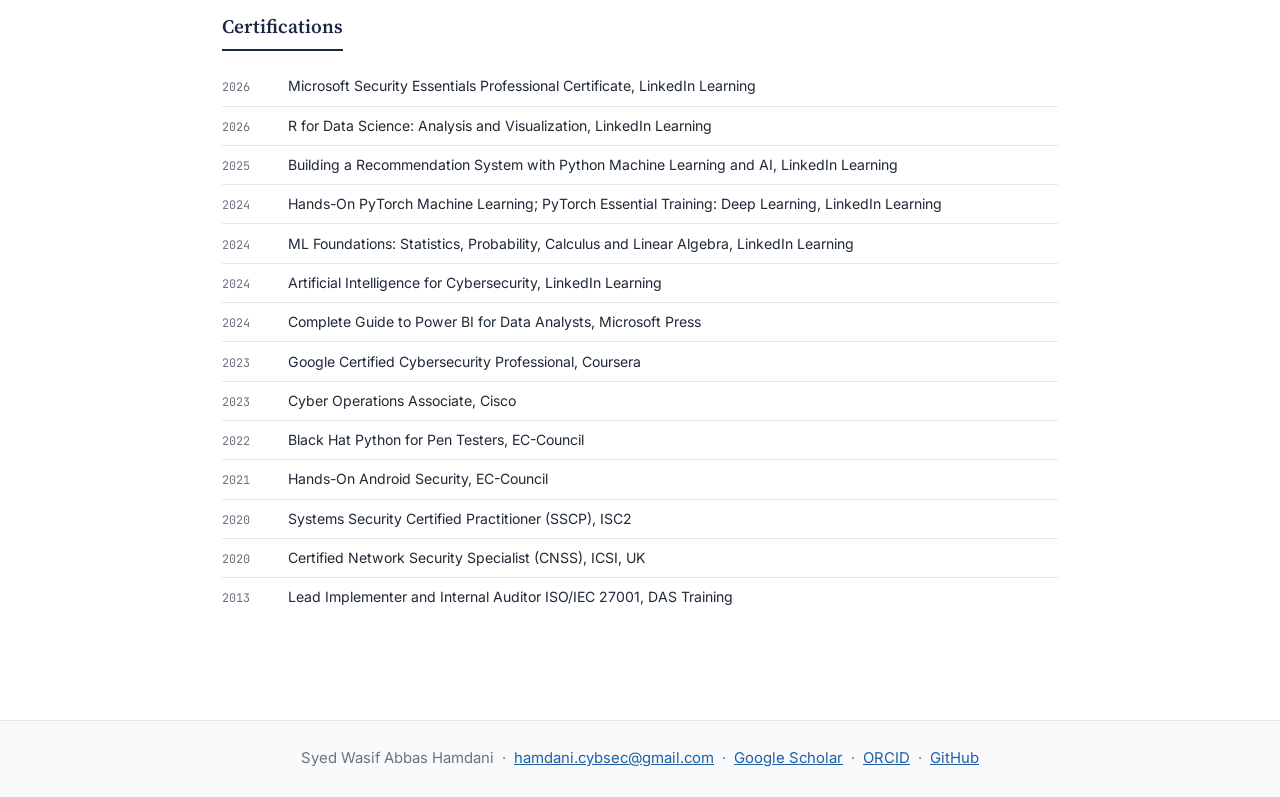
<file: education.html>
<!DOCTYPE html>
<html lang="en">
<head>
<meta charset="UTF-8"><meta name="viewport" content="width=device-width, initial-scale=1.0">
<title>Education -- Syed Wasif Abbas Hamdani</title>
<link rel="preconnect" href="https://fonts.googleapis.com">
<link href="https://fonts.googleapis.com/css2?family=Source+Serif+4:ital,wght@0,300;0,400;0,600;1,400&family=Inter:wght@400;500&family=JetBrains+Mono:wght@400;500&display=swap" rel="stylesheet">
<link rel="stylesheet" href="shared.css">
</head>
<body>
<nav>
  <a href="index.html" class="nav-brand">Syed Wasif Abbas Hamdani</a>
  <button class="nav-toggle" id="navToggle" aria-label="Toggle menu"><span></span><span></span><span></span></button>
  <div class="nav-links" id="navLinks">
    <a href="index.html">Home</a><a href="research.html">Research</a>
    <a href="projects.html">R&D Projects</a><a href="experience.html">Experience</a>
    <a href="education.html" class="active">Education</a><a href="awards.html">Awards</a>
    <a href="outreach.html">Outreach</a><a href="contact.html">Contact</a>
  </div>
</nav>
<div class="page-header">
  <div class="page-header-inner">
    <h1>Education</h1>
    <p>Graduate research training at NUST produced an open-source simulation tool and two peer-reviewed publications.</p>
  </div>
</div>
<main>

  <section>
    <h2>MS Software Engineering</h2>
    <div class="entry">
      <div class="entry-header"><h3>National University of Sciences and Technology (NUST)</h3><span class="entry-date">Sep 2015 to Jan 2019</span></div>
      <div class="entry-org">Islamabad, Pakistan. CGPA: 3.55/4.0. NUST Merit Scholar (ICT Endowment Fund).</div>
      <p><strong>Thesis:</strong> "Trust Management System for the Internet of Things (IoT)", Grade A</p>
      <p>The thesis addresses a fundamental vulnerability in IoT deployments: nodes that behave correctly for an initial period to accumulate positive trust, then exploit that trust to mount On-Off attacks against peer nodes. The research objective was to detect and mitigate such attacks in a multi-service IoT environment without a centralized trust authority.</p>
      <ul>
        <li>Proposed the Dynamic Distributed Trust Management Scheme (DDTMS), in which each node is autonomous in decision-making and evaluates trust dynamically after every transaction. The scheme classifies misbehaving nodes into low, mild, and severe severity levels for proportionate isolation.</li>
        <li>Designed and implemented DTMSim-IoT, a .NET-based simulation framework, to address the absence of standardized IoT trust simulation tools. The tool is open-sourced at <a href="https://github.com/swhamdani/DTMSim-IoT" target="_blank">github.com/swhamdani/DTMSim-IoT</a>.</li>
        <li>Published at IEEE DASC 2020 (8 citations) and in the Turkish Journal of Electrical Engineering and Computer Sciences (11 citations).</li>
        <li>NUST Award of Publication (2022): cash award of Rs. 33,600 recognizing the ACM Computing Surveys publication arising from this work.</li>
      </ul>
    </div>
  </section>

  <section>
    <h2>M.Sc Computer Science</h2>
    <div class="entry">
      <div class="entry-header"><h3>Quaid-i-Azam University (QAU)</h3><span class="entry-date">Feb 2008 to Mar 2011</span></div>
      <div class="entry-org">Islamabad, Pakistan. CGPA: 2.50/4.0.</div>
      <p><strong>Dissertation:</strong> "Personalized Email Client for Mobile Phones (PECMP)"</p>
      <p>Developed a customized mobile email application for Symbian devices, addressing limitations of the JavaMail API in J2ME and the memory and screen-size constraints of early mobile hardware. The application enabled user-defined filters for incoming email, tailoring interactions based on user-specified criteria.</p>
    </div>
  </section>

  <section>
    <h2>Technical Skills</h2>
    <div class="skill-grid">
      <div class="skill-item"><h4>Languages</h4><p>Python, Java, C#.NET, JavaScript, Kotlin, C/C++, React Native</p></div>
      <div class="skill-item"><h4>Security</h4><p>Wireshark, Nmap, NIST/CIS tooling, custom network scanners</p></div>
      <div class="skill-item"><h4>ML / Data</h4><p>PyTorch, Scikit-learn, NumPy, Matplotlib, Power BI, R</p></div>
      <div class="skill-item"><h4>Blockchain</h4><p>Ethereum/Solidity (research), smart contract design</p></div>
      <div class="skill-item"><h4>Docs</h4><p>LaTeX, Overleaf, Markdown, Google Docs</p></div>
      <div class="skill-item"><h4>Dev Tools</h4><p>Git, Bitbucket, JIRA, VS Code, Android Studio, Agile/Scrum</p></div>
    </div>
  </section>

  <section>
    <h2>Certifications</h2>
    <ul class="cert-list">
      <li class="cert-item"><span class="cert-year">2026</span><span>Microsoft Security Essentials Professional Certificate, LinkedIn Learning</span></li>
      <li class="cert-item"><span class="cert-year">2026</span><span>R for Data Science: Analysis and Visualization, LinkedIn Learning</span></li>
      <li class="cert-item"><span class="cert-year">2025</span><span>Building a Recommendation System with Python Machine Learning and AI, LinkedIn Learning</span></li>
      <li class="cert-item"><span class="cert-year">2024</span><span>Hands-On PyTorch Machine Learning; PyTorch Essential Training: Deep Learning, LinkedIn Learning</span></li>
      <li class="cert-item"><span class="cert-year">2024</span><span>ML Foundations: Statistics, Probability, Calculus and Linear Algebra, LinkedIn Learning</span></li>
      <li class="cert-item"><span class="cert-year">2024</span><span>Artificial Intelligence for Cybersecurity, LinkedIn Learning</span></li>
      <li class="cert-item"><span class="cert-year">2024</span><span>Complete Guide to Power BI for Data Analysts, Microsoft Press</span></li>
      <li class="cert-item"><span class="cert-year">2023</span><span>Google Certified Cybersecurity Professional, Coursera</span></li>
      <li class="cert-item"><span class="cert-year">2023</span><span>Cyber Operations Associate, Cisco</span></li>
      <li class="cert-item"><span class="cert-year">2022</span><span>Black Hat Python for Pen Testers, EC-Council</span></li>
      <li class="cert-item"><span class="cert-year">2021</span><span>Hands-On Android Security, EC-Council</span></li>
      <li class="cert-item"><span class="cert-year">2020</span><span>Systems Security Certified Practitioner (SSCP), ISC2</span></li>
      <li class="cert-item"><span class="cert-year">2020</span><span>Certified Network Security Specialist (CNSS), ICSI, UK</span></li>
      <li class="cert-item"><span class="cert-year">2013</span><span>Lead Implementer and Internal Auditor ISO/IEC 27001, DAS Training</span></li>
    </ul>
  </section>

</main>
<footer>
  <p>Syed Wasif Abbas Hamdani &nbsp;&middot;&nbsp; <a href="mailto:hamdani.cybsec@gmail.com">hamdani.cybsec@gmail.com</a> &nbsp;&middot;&nbsp; <a href="https://scholar.google.com/citations?user=LyV-tMEAAAAJ&amp;hl=en" target="_blank">Google Scholar</a> &nbsp;&middot;&nbsp; <a href="https://orcid.org/0000-0003-1015-1104" target="_blank">ORCID</a> &nbsp;&middot;&nbsp; <a href="https://github.com/swhamdani" target="_blank">GitHub</a></p>
</footer>
<script>
  const t=document.getElementById('navToggle'),l=document.getElementById('navLinks');
  t.addEventListener('click',()=>{t.classList.toggle('open');l.classList.toggle('open');});
  l.querySelectorAll('a').forEach(a=>a.addEventListener('click',()=>{t.classList.remove('open');l.classList.remove('open');}));
</script>
</body>
</html>
</file>
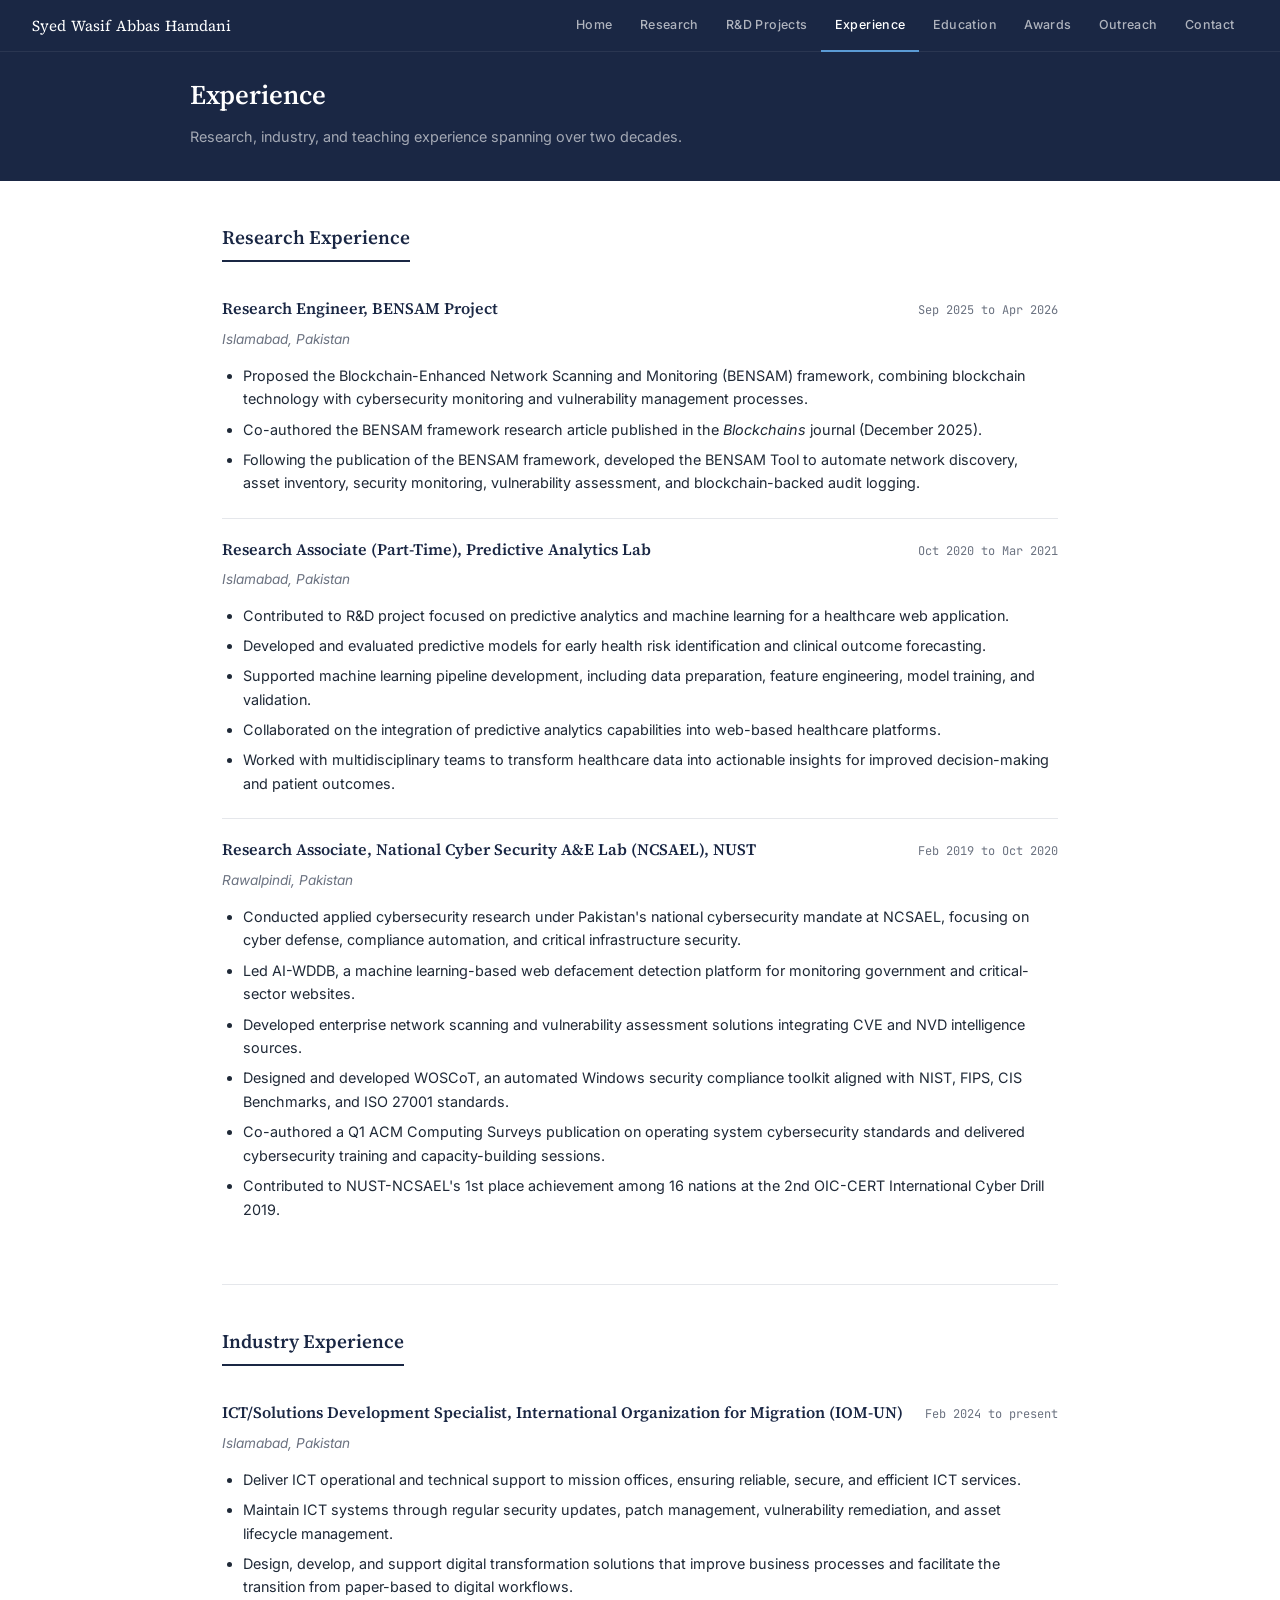
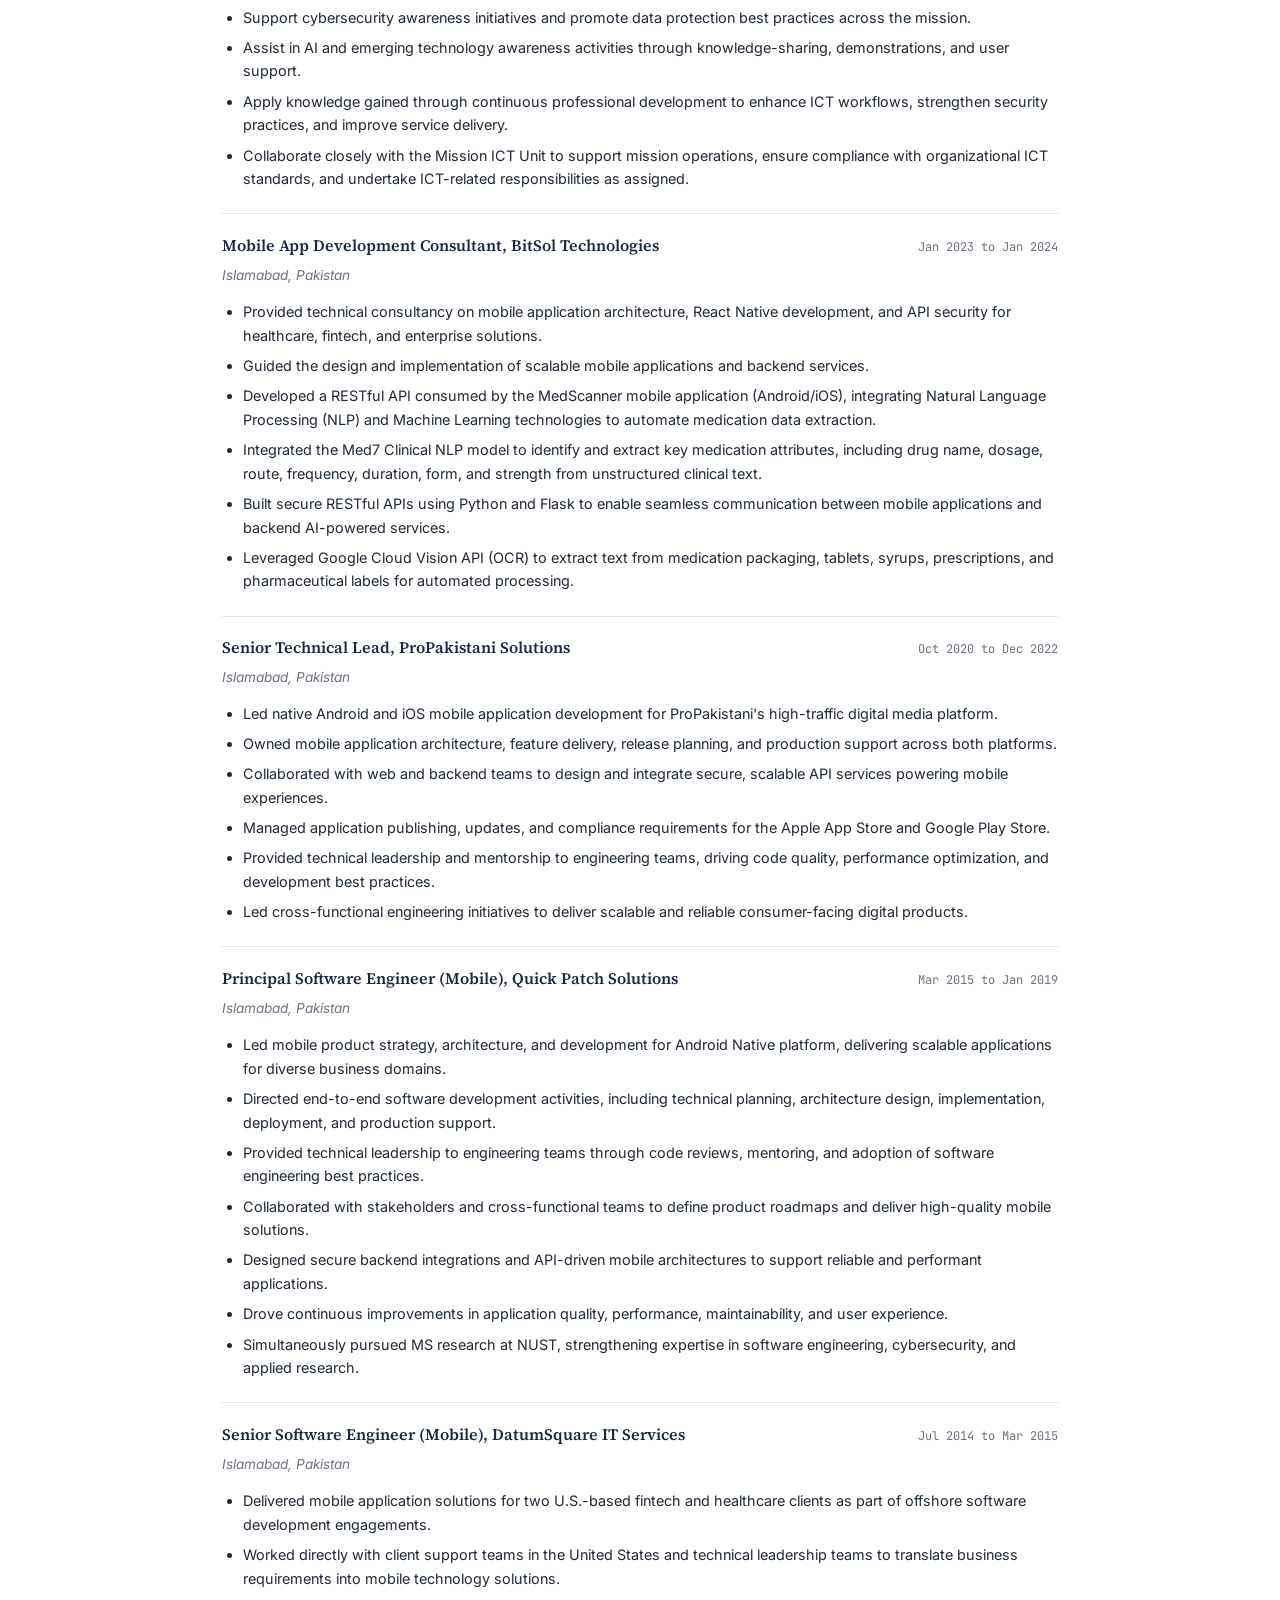
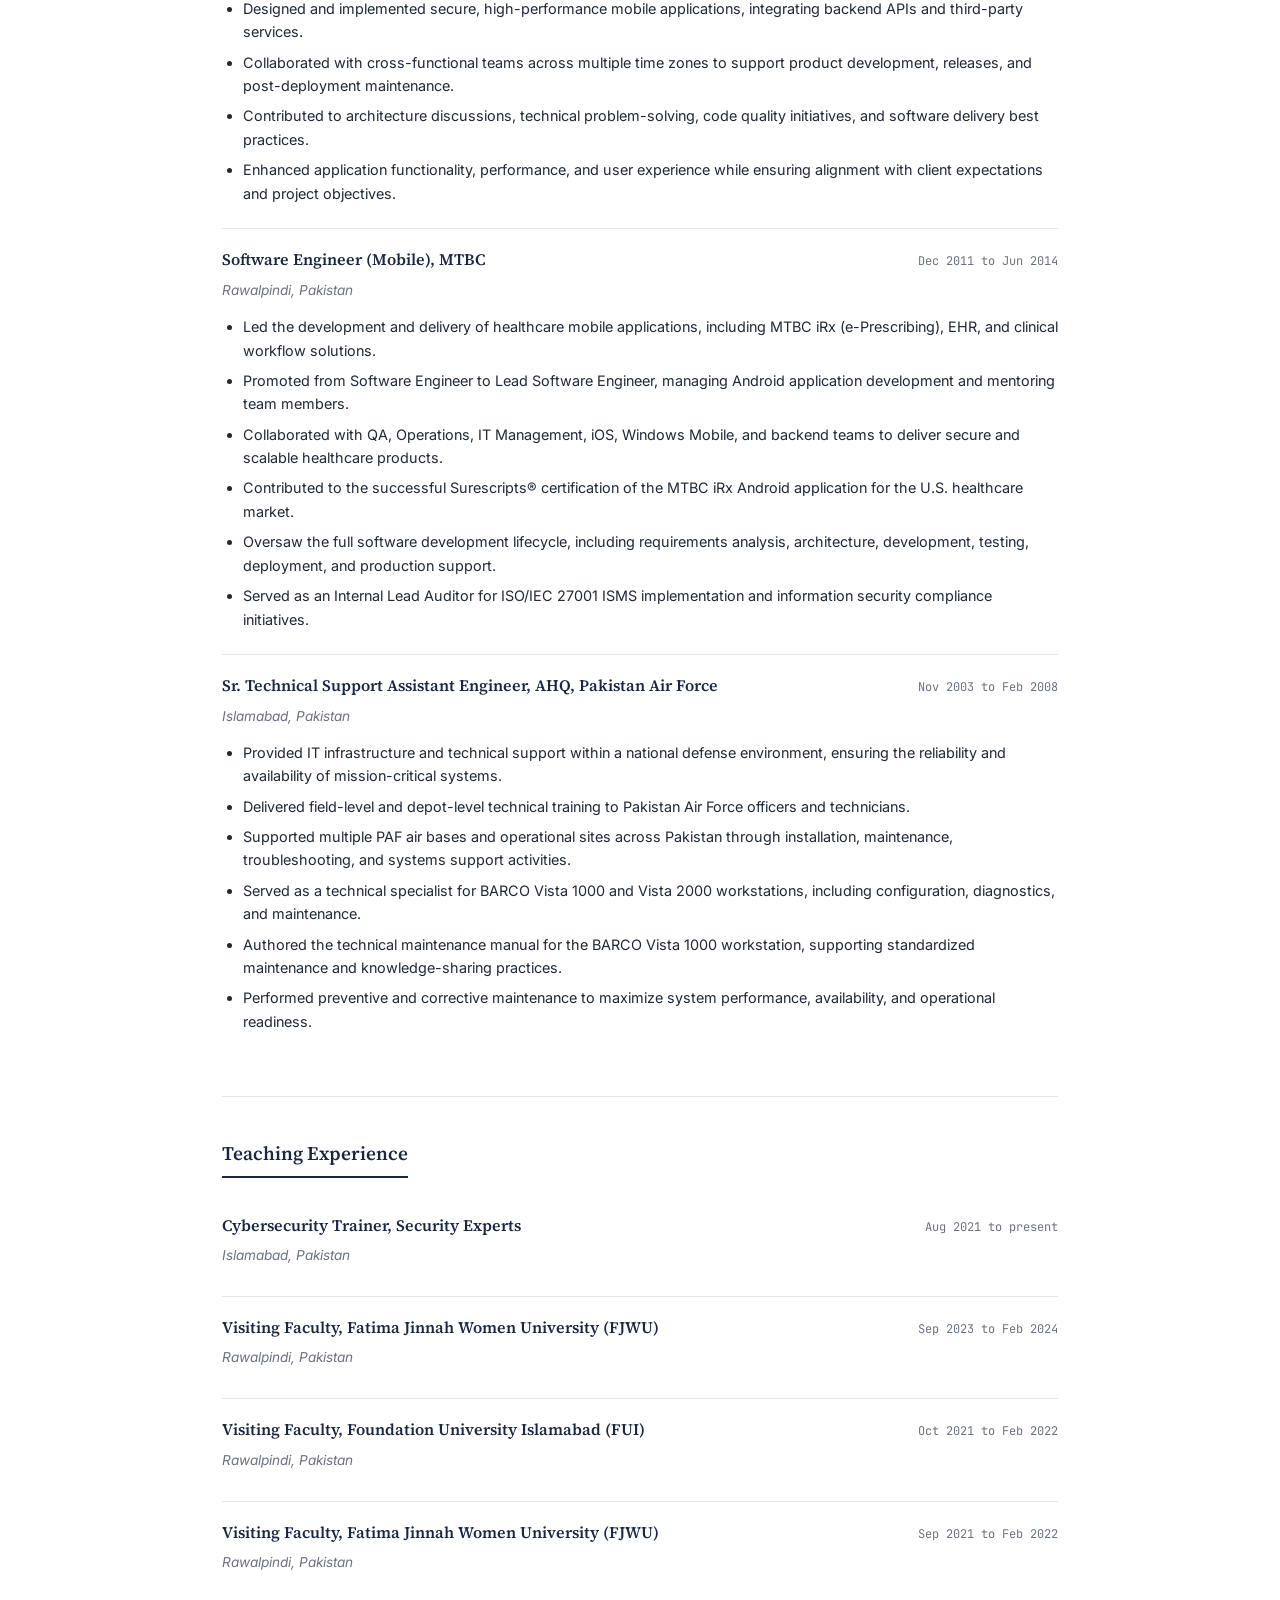
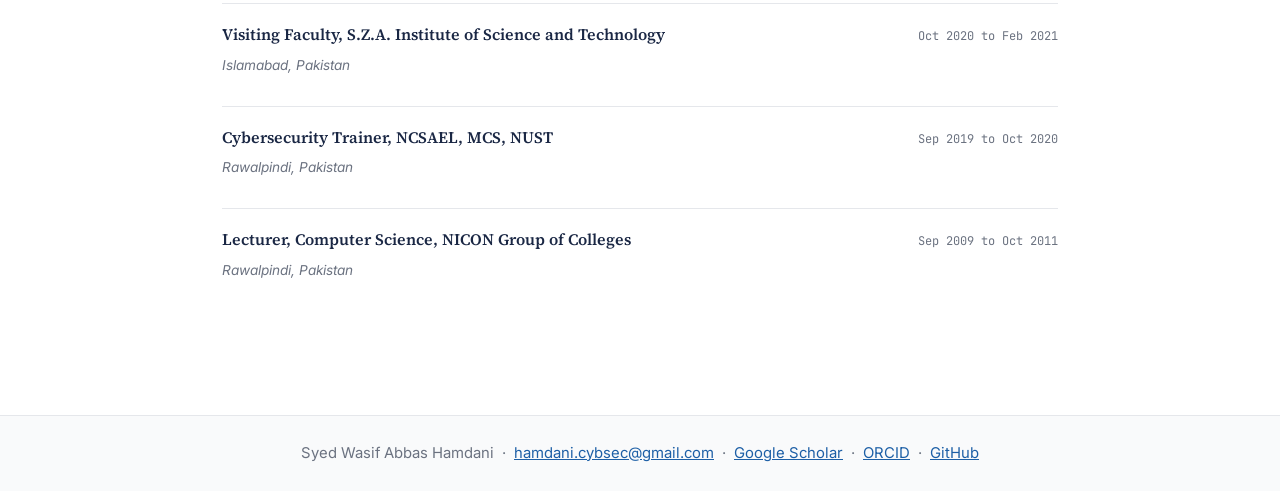
<file: experience.html>
<!DOCTYPE html>
<html lang="en">
<head>
<meta charset="UTF-8"><meta name="viewport" content="width=device-width, initial-scale=1.0">
<title>Experience -- Syed Wasif Abbas Hamdani</title>
<link rel="preconnect" href="https://fonts.googleapis.com">
<link href="https://fonts.googleapis.com/css2?family=Source+Serif+4:ital,wght@0,300;0,400;0,600;1,400&family=Inter:wght@400;500&family=JetBrains+Mono:wght@400;500&display=swap" rel="stylesheet">
<link rel="stylesheet" href="shared.css">
</head>
<body>
    <nav>
        <a href="index.html" class="nav-brand">Syed Wasif Abbas Hamdani</a>
        <button class="nav-toggle" id="navToggle" aria-label="Toggle menu"><span></span><span></span><span></span></button>
        <div class="nav-links" id="navLinks">
          <a href="index.html">Home</a><a href="research.html">Research</a>
          <a href="projects.html">R&D Projects</a><a href="experience.html" class="active">Experience</a>
          <a href="education.html">Education</a><a href="awards.html">Awards</a>
          <a href="outreach.html">Outreach</a><a href="contact.html">Contact</a>
        </div>
    </nav>
<div class="page-header">
  <div class="page-header-inner"> 
    <h1>Experience</h1>
    <p>Research, industry, and teaching experience spanning over two decades.</p> 
  </div>
</div>
<main>

  <section>
    <h2>Research Experience</h2>

    <div class="entry">
      <div class="entry-header"><h3>Research Engineer, BENSAM Project</h3><span class="entry-date">Sep 2025 to Apr 2026</span></div>    
      <div class="entry-org">Islamabad, Pakistan</div> 
          <ul>
            <li>Proposed the Blockchain-Enhanced Network Scanning and Monitoring (BENSAM) framework, combining blockchain technology with cybersecurity monitoring and vulnerability management processes.</li>   
            <li>Co-authored the BENSAM framework research article published in the <em>Blockchains</em> journal (December 2025).</li> 
            <li>Following the publication of the BENSAM framework, developed the BENSAM Tool to automate network discovery, asset inventory, security monitoring, vulnerability assessment, and blockchain-backed audit logging.</li>    
        </ul> 
    </div>

    <div class="entry">
      <div class="entry-header"><h3>Research Associate (Part-Time), Predictive Analytics Lab</h3><span class="entry-date">Oct 2020 to Mar 2021</span></div>
      <div class="entry-org">Islamabad, Pakistan</div>
          <ul>
            <li>Contributed to R&D project focused on predictive analytics and machine learning for a healthcare web application.</li>
            <li>Developed and evaluated predictive models for early health risk identification and clinical outcome forecasting.</li>
            <li>Supported machine learning pipeline development, including data preparation, feature engineering, model training, and validation.</li>
            <li>Collaborated on the integration of predictive analytics capabilities into web-based healthcare platforms.</li>
            <li>Worked with multidisciplinary teams to transform healthcare data into actionable insights for improved decision-making and patient outcomes.</li>
        </ul>
    </div>

    <div class="entry">
      <div class="entry-header"><h3>Research Associate, National Cyber Security A&E Lab (NCSAEL), NUST</h3><span class="entry-date">Feb 2019 to Oct 2020</span></div>
      <div class="entry-org">Rawalpindi, Pakistan</div>
        <ul>
          <li>Conducted applied cybersecurity research under Pakistan's national cybersecurity mandate at NCSAEL, focusing on cyber defense, compliance automation, and critical infrastructure security.</li>
          <li>Led AI-WDDB, a machine learning-based web defacement detection platform for monitoring government and critical-sector websites.</li>
          <li>Developed enterprise network scanning and vulnerability assessment solutions integrating CVE and NVD intelligence sources.</li>
          <li>Designed and developed WOSCoT, an automated Windows security compliance toolkit aligned with NIST, FIPS, CIS Benchmarks, and ISO 27001 standards.</li>
          <li>Co-authored a Q1 ACM Computing Surveys publication on operating system cybersecurity standards and delivered cybersecurity training and capacity-building sessions.</li>
          <li>Contributed to NUST-NCSAEL's 1st place achievement among 16 nations at the 2nd OIC-CERT International Cyber Drill 2019.</li>
        </ul>
    </div>
  </section>

  <section>
    <h2>Industry Experience</h2>

    <div class="entry">
      <div class="entry-header"><h3>ICT/Solutions Development Specialist, International Organization for Migration (IOM-UN)</h3><span class="entry-date">Feb 2024 to present</span></div>
      <div class="entry-org">Islamabad, Pakistan</div>
        <ul>
          <li>Deliver ICT operational and technical support to mission offices, ensuring reliable, secure, and efficient ICT services.</li>
          <li>Maintain ICT systems through regular security updates, patch management, vulnerability remediation, and asset lifecycle management.</li>
          <li>Design, develop, and support digital transformation solutions that improve business processes and facilitate the transition from paper-based to digital workflows.</li>
          <li>Support cybersecurity awareness initiatives and promote data protection best practices across the mission.</li>
          <li>Assist in AI and emerging technology awareness activities through knowledge-sharing, demonstrations, and user support.</li>
          <li>Apply knowledge gained through continuous professional development to enhance ICT workflows, strengthen security practices, and improve service delivery.</li>
          <li>Collaborate closely with the Mission ICT Unit to support mission operations, ensure compliance with organizational ICT standards, and undertake ICT-related responsibilities as assigned.</li>
        </ul>
    </div>

    <div class="entry">
      <div class="entry-header"><h3>Mobile App Development Consultant, BitSol Technologies</h3><span class="entry-date">Jan 2023 to Jan 2024</span></div>
      <div class="entry-org">Islamabad, Pakistan</div>
      <ul>
        <li>Provided technical consultancy on mobile application architecture, React Native development, and API security for healthcare, fintech, and enterprise solutions.</li> 
        <li>Guided the design and implementation of scalable mobile applications and backend services.</li> 
        <li>Developed a RESTful API consumed by the MedScanner mobile application (Android/iOS), integrating Natural Language Processing (NLP) and Machine Learning technologies to automate medication data extraction.</li> 
        <li>Integrated the Med7 Clinical NLP model to identify and extract key medication attributes, including drug name, dosage, route, frequency, duration, form, and strength from unstructured clinical text.</li> 
        <li>Built secure RESTful APIs using Python and Flask to enable seamless communication between mobile applications and backend AI-powered services.</li> 
        <li>Leveraged Google Cloud Vision API (OCR) to extract text from medication packaging, tablets, syrups, prescriptions, and pharmaceutical labels for automated processing.</li> 
      </ul>
    </div>

    <div class="entry">
      <div class="entry-header"><h3>Senior Technical Lead, ProPakistani Solutions</h3><span class="entry-date">Oct 2020 to Dec 2022</span></div>
      <div class="entry-org">Islamabad, Pakistan</div>
         <ul>
            <li>Led native Android and iOS mobile application development for ProPakistani's high-traffic digital media platform.</li> 
            <li>Owned mobile application architecture, feature delivery, release planning, and production support across both platforms.</li>
            <li>Collaborated with web and backend teams to design and integrate secure, scalable API services powering mobile experiences.</li>
            <li>Managed application publishing, updates, and compliance requirements for the Apple App Store and Google Play Store.</li>
            <li>Provided technical leadership and mentorship to engineering teams, driving code quality, performance optimization, and development best practices.</li>
            <li>Led cross-functional engineering initiatives to deliver scalable and reliable consumer-facing digital products.</li>
        </ul>
    </div>

    <div class="entry">
      <div class="entry-header"><h3>Principal Software Engineer (Mobile), Quick Patch Solutions</h3><span class="entry-date">Mar 2015 to Jan 2019</span></div> 
      <div class="entry-org">Islamabad, Pakistan</div>
          <ul>
            <li>Led mobile product strategy, architecture, and development for Android Native platform, delivering scalable applications for diverse business domains.</li> 
            <li>Directed end-to-end software development activities, including technical planning, architecture design, implementation, deployment, and production support.</li> 
            <li>Provided technical leadership to engineering teams through code reviews, mentoring, and adoption of software engineering best practices.</li> 
            <li>Collaborated with stakeholders and cross-functional teams to define product roadmaps and deliver high-quality mobile solutions.</li> 
            <li>Designed secure backend integrations and API-driven mobile architectures to support reliable and performant applications.</li> 
            <li>Drove continuous improvements in application quality, performance, maintainability, and user experience.</li> 
            <li>Simultaneously pursued MS research at NUST, strengthening expertise in software engineering, cybersecurity, and applied research.</li> 
        </ul>
    </div>

    <div class="entry">
      <div class="entry-header"><h3>Senior Software Engineer (Mobile), DatumSquare IT Services</h3><span class="entry-date">Jul 2014 to Mar 2015</span></div>
      <div class="entry-org">Islamabad, Pakistan</div>
            <ul>
              <li>Delivered mobile application solutions for two U.S.-based fintech and healthcare clients as part of offshore software development engagements.</li>  
              <li>Worked directly with client support teams in the United States and technical leadership teams to translate business requirements into mobile technology solutions.</li>  
              <li>Designed and implemented secure, high-performance mobile applications, integrating backend APIs and third-party services.</li>  
              <li>Collaborated with cross-functional teams across multiple time zones to support product development, releases, and post-deployment maintenance.</li>  
              <li>Contributed to architecture discussions, technical problem-solving, code quality initiatives, and software delivery best practices.</li>  
              <li>Enhanced application functionality, performance, and user experience while ensuring alignment with client expectations and project objectives.</li>   
          </ul>
    </div>

    <div class="entry">
      <div class="entry-header"><h3>Software Engineer (Mobile), MTBC</h3><span class="entry-date">Dec 2011 to Jun 2014</span></div>
      <div class="entry-org">Rawalpindi, Pakistan</div>
            <ul>
              <li>Led the development and delivery of healthcare mobile applications, including MTBC iRx (e-Prescribing), EHR, and clinical workflow solutions.</li>
              <li>Promoted from Software Engineer to Lead Software Engineer, managing Android application development and mentoring team members.</li>
              <li>Collaborated with QA, Operations, IT Management, iOS, Windows Mobile, and backend teams to deliver secure and scalable healthcare products.</li>
              <li>Contributed to the successful Surescripts® certification of the MTBC iRx Android application for the U.S. healthcare market.</li> 
              <li>Oversaw the full software development lifecycle, including requirements analysis, architecture, development, testing, deployment, and production support.</li>
              <li>Served as an Internal Lead Auditor for ISO/IEC 27001 ISMS implementation and information security compliance initiatives.</li>
          </ul> 
    </div>

    <div class="entry">
      <div class="entry-header"><h3>Sr. Technical Support Assistant Engineer, AHQ, Pakistan Air Force</h3><span class="entry-date">Nov 2003 to Feb 2008</span></div>   
      <div class="entry-org">Islamabad, Pakistan</div>
            <ul>
              <li>Provided IT infrastructure and technical support within a national defense environment, ensuring the reliability and availability of mission-critical systems.</li> 
              <li>Delivered field-level and depot-level technical training to Pakistan Air Force officers and technicians.</li> 
              <li>Supported multiple PAF air bases and operational sites across Pakistan through installation, maintenance, troubleshooting, and systems support activities.</li> 
              <li>Served as a technical specialist for BARCO Vista 1000 and Vista 2000 workstations, including configuration, diagnostics, and maintenance.</li> 
              <li>Authored the technical maintenance manual for the BARCO Vista 1000 workstation, supporting standardized maintenance and knowledge-sharing practices.</li> 
              <li>Performed preventive and corrective maintenance to maximize system performance, availability, and operational readiness.</li> 
          </ul> 
    </div>
  </section>

  <section>
    <h2>Teaching Experience</h2>
    <div class="entry">
      <div class="entry-header"><h3>Cybersecurity Trainer, Security Experts</h3><span class="entry-date">Aug 2021 to present</span></div>
      <div class="entry-org">Islamabad, Pakistan</div>
    </div>
    <div class="entry">
      <div class="entry-header"><h3>Visiting Faculty, Fatima Jinnah Women University (FJWU)</h3><span class="entry-date">Sep 2023 to Feb 2024</span></div>
      <div class="entry-org">Rawalpindi, Pakistan</div>
    </div>
    <div class="entry">
      <div class="entry-header"><h3>Visiting Faculty, Foundation University Islamabad (FUI)</h3><span class="entry-date">Oct 2021 to Feb 2022</span></div>
      <div class="entry-org">Rawalpindi, Pakistan</div>
    </div>
    <div class="entry">
      <div class="entry-header"><h3>Visiting Faculty, Fatima Jinnah Women University (FJWU)</h3><span class="entry-date">Sep 2021 to Feb 2022</span></div>
      <div class="entry-org">Rawalpindi, Pakistan</div>
    </div>
    <div class="entry"> 
      <div class="entry-header"><h3>Visiting Faculty, S.Z.A. Institute of Science and Technology</h3><span class="entry-date">Oct 2020 to Feb 2021</span></div>
      <div class="entry-org">Islamabad, Pakistan</div>
    </div>
    <div class="entry">
      <div class="entry-header"><h3>Cybersecurity Trainer, NCSAEL, MCS, NUST</h3><span class="entry-date">Sep 2019 to Oct 2020</span></div>
      <div class="entry-org">Rawalpindi, Pakistan</div>
    </div>
    <div class="entry">
      <div class="entry-header"><h3>Lecturer, Computer Science, NICON Group of Colleges</h3><span class="entry-date">Sep 2009 to Oct 2011</span></div>
      <div class="entry-org">Rawalpindi, Pakistan</div>
    </div>
  </section>

</main>
<footer>
  <p>Syed Wasif Abbas Hamdani &nbsp;&middot;&nbsp; <a href="mailto:hamdani.cybsec@gmail.com">hamdani.cybsec@gmail.com</a> &nbsp;&middot;&nbsp; <a href="https://scholar.google.com/citations?user=LyV-tMEAAAAJ&amp;hl=en" target="_blank">Google Scholar</a> &nbsp;&middot;&nbsp; <a href="https://orcid.org/0000-0003-1015-1104" target="_blank">ORCID</a> &nbsp;&middot;&nbsp; <a href="https://github.com/swhamdani" target="_blank">GitHub</a></p>
</footer>
<script>
  const t=document.getElementById('navToggle'),l=document.getElementById('navLinks');
  t.addEventListener('click',()=>{t.classList.toggle('open');l.classList.toggle('open');});
  l.querySelectorAll('a').forEach(a=>a.addEventListener('click',()=>{t.classList.remove('open');l.classList.remove('open');}));
</script>
</body>
</html>
</file>
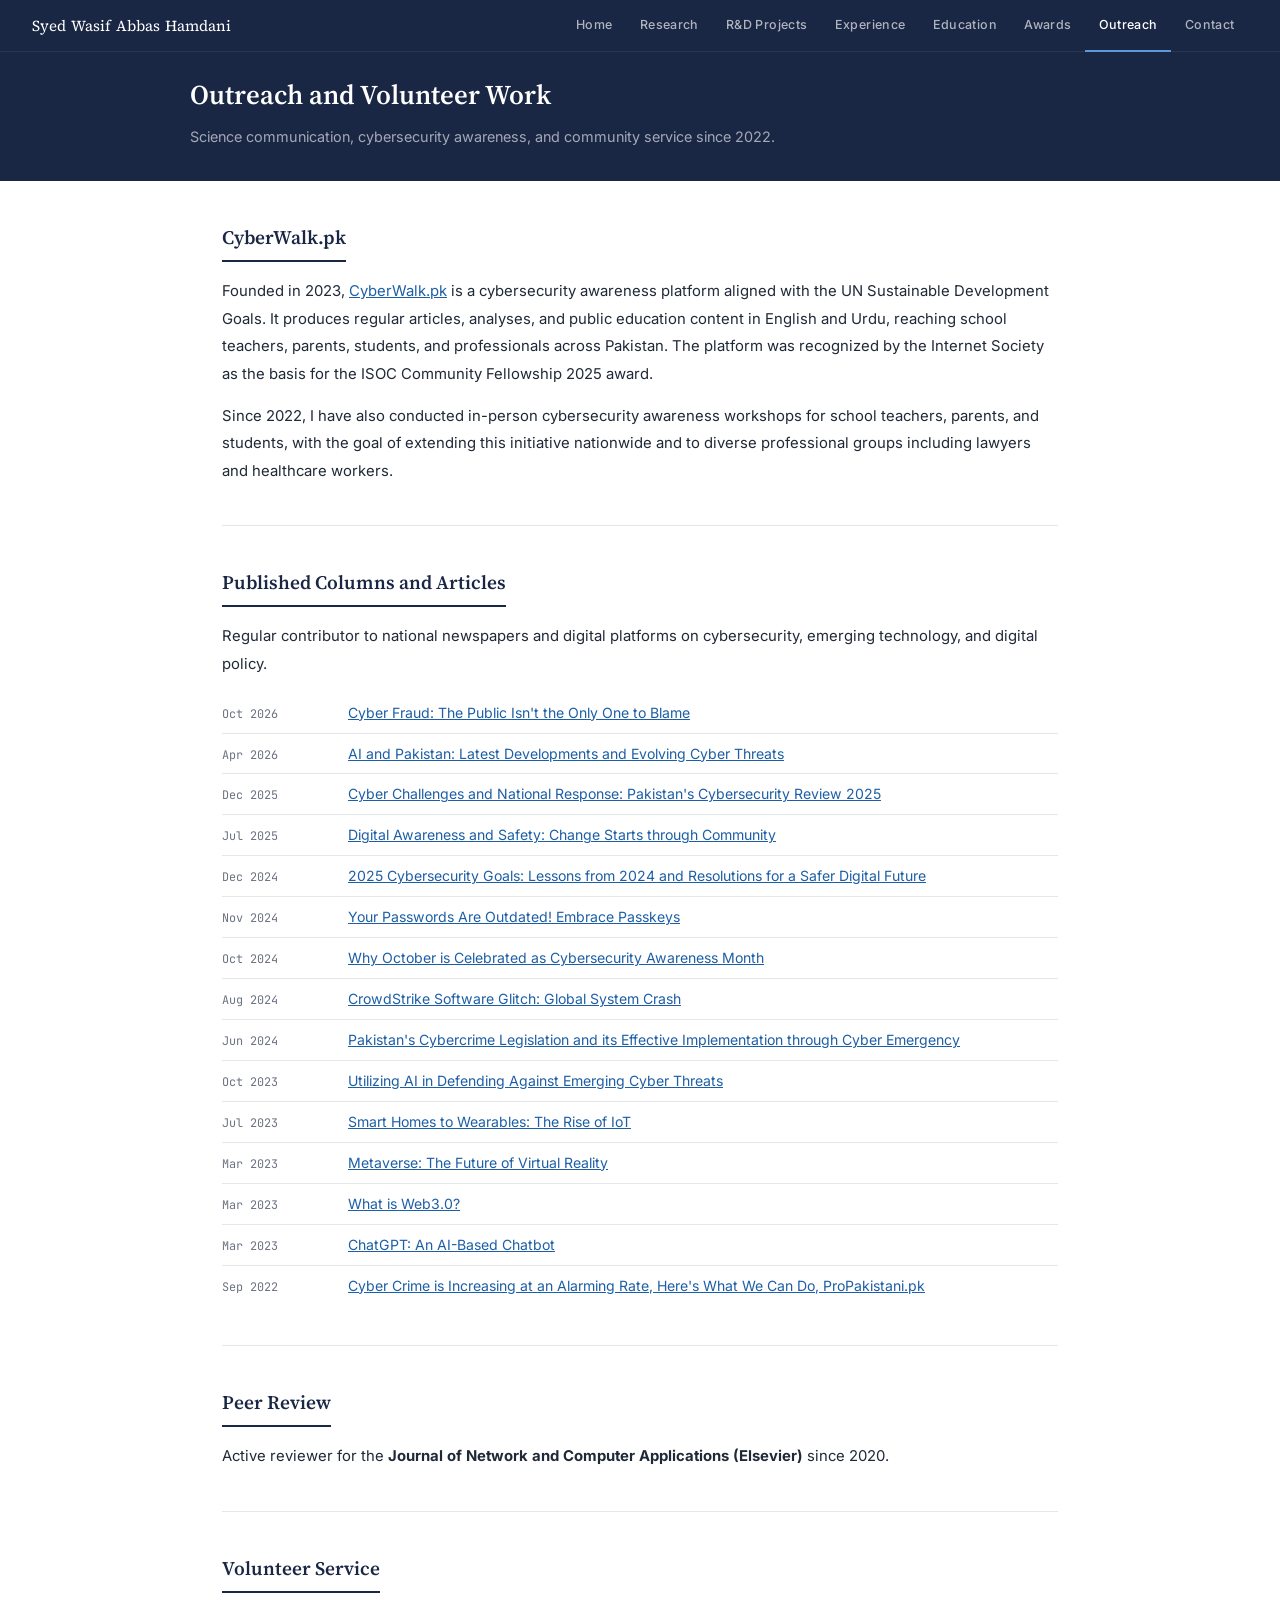
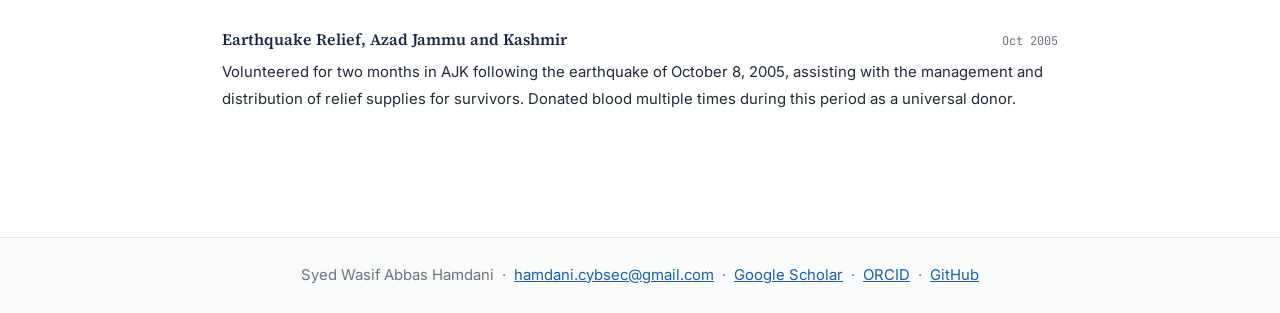
<file: outreach.html>
<!DOCTYPE html>
<html lang="en">
<head>
<meta charset="UTF-8"><meta name="viewport" content="width=device-width, initial-scale=1.0">
<title>Outreach -- Syed Wasif Abbas Hamdani</title>
<link rel="preconnect" href="https://fonts.googleapis.com">
<link href="https://fonts.googleapis.com/css2?family=Source+Serif+4:ital,wght@0,300;0,400;0,600;1,400&family=Inter:wght@400;500&family=JetBrains+Mono:wght@400;500&display=swap" rel="stylesheet">
<link rel="stylesheet" href="shared.css">
</head>
<body>
<nav>
  <a href="index.html" class="nav-brand">Syed Wasif Abbas Hamdani</a>
  <button class="nav-toggle" id="navToggle" aria-label="Toggle menu"><span></span><span></span><span></span></button>
  <div class="nav-links" id="navLinks">
    <a href="index.html">Home</a><a href="research.html">Research</a>
    <a href="projects.html">R&D Projects</a><a href="experience.html">Experience</a>
    <a href="education.html">Education</a><a href="awards.html">Awards</a>
    <a href="outreach.html" class="active">Outreach</a><a href="contact.html">Contact</a>
  </div>
</nav>
<div class="page-header">
  <div class="page-header-inner">
    <h1>Outreach and Volunteer Work</h1>
    <p>Science communication, cybersecurity awareness, and community service since 2022.</p>
  </div>
</div>
<main>

  <section>
    <h2>CyberWalk.pk</h2>
    <p>Founded in 2023, <a href="https://cyberwalk.pk" target="_blank">CyberWalk.pk</a> is a cybersecurity awareness platform aligned with the UN Sustainable Development Goals. It produces regular articles, analyses, and public education content in English and Urdu, reaching school teachers, parents, students, and professionals across Pakistan. The platform was recognized by the Internet Society as the basis for the ISOC Community Fellowship 2025 award.</p>
    <p>Since 2022, I have also conducted in-person cybersecurity awareness workshops for school teachers, parents, and students, with the goal of extending this initiative nationwide and to diverse professional groups including lawyers and healthcare workers.</p>
  </section>

  <section>
    <h2>Published Columns and Articles</h2>
    <p>Regular contributor to national newspapers and digital platforms on cybersecurity, emerging technology, and digital policy.</p>

    <ul class="article-list">
      <li class="article-item"><span class="article-date">Oct 2026</span><a href="https://lnkd.in/p/dSUcxvEj" target="_blank">Cyber Fraud: The Public Isn't the Only One to Blame</a></li>
      <li class="article-item"><span class="article-date">Apr 2026</span><a href="https://www.linkedin.com/posts/wasifhamdani_moitt-nadra-artificialintelligence-activity-7447923026618175488-yanv" target="_blank">AI and Pakistan: Latest Developments and Evolving Cyber Threats</a></li>
      <li class="article-item"><span class="article-date">Dec 2025</span><a href="https://www.linkedin.com/posts/wasifhamdani_fellowship-publication-presentation-activity-7412058424362033152-JUWZ" target="_blank">Cyber Challenges and National Response: Pakistan's Cybersecurity Review 2025</a></li>
      <li class="article-item"><span class="article-date">Jul 2025</span><a href="https://www.linkedin.com/posts/wasifhamdani_communityempowerment-cyberawareness-digitalliteracy-activity-7354034623573614594-mynU" target="_blank">Digital Awareness and Safety: Change Starts through Community</a></li>
      <li class="article-item"><span class="article-date">Dec 2024</span><a href="https://e.naibaat.pk/ePaper/islamabad/31-12-2024/details.aspx?id=p3_23.jpg" target="_blank">2025 Cybersecurity Goals: Lessons from 2024 and Resolutions for a Safer Digital Future</a></li>
      <li class="article-item"><span class="article-date">Nov 2024</span><a href="https://e.naibaat.pk/ePaper/islamabad/22-11-2024/details.aspx?id=p3_26.jpg" target="_blank">Your Passwords Are Outdated! Embrace Passkeys</a></li>
      <li class="article-item"><span class="article-date">Oct 2024</span><a href="https://e.naibaat.pk/ePaper/islamabad/28-10-2024/details.aspx?id=p3_23.jpg" target="_blank">Why October is Celebrated as Cybersecurity Awareness Month</a></li>
      <li class="article-item"><span class="article-date">Aug 2024</span><a href="https://www.linkedin.com/feed/update/urn:li:activity:7224743392545542144/" target="_blank">CrowdStrike Software Glitch: Global System Crash</a></li>
      <li class="article-item"><span class="article-date">Jun 2024</span><a href="https://www.linkedin.com/feed/update/urn:li:activity:7204061711794946048/" target="_blank">Pakistan's Cybercrime Legislation and its Effective Implementation through Cyber Emergency</a></li>
      <li class="article-item"><span class="article-date">Oct 2023</span><a href="https://www.linkedin.com/posts/wasifhamdani_emergingthreats-ai-cybersecurity-activity-7120036382323961856-Brjd" target="_blank">Utilizing AI in Defending Against Emerging Cyber Threats</a></li>
      <li class="article-item"><span class="article-date">Jul 2023</span><a href="https://www.linkedin.com/posts/wasifhamdani_technologyinsights-iot-technology-activity-7060283139725643776-yuhD" target="_blank">Smart Homes to Wearables: The Rise of IoT</a></li>
      <li class="article-item"><span class="article-date">Mar 2023</span><a href="https://www.linkedin.com/posts/wasifhamdani_technologyinsights-metaverse-virtualrealityworld-activity-7060555316513431552--pvR" target="_blank">Metaverse: The Future of Virtual Reality</a></li>
      <li class="article-item"><span class="article-date">Mar 2023</span><a href="https://www.linkedin.com/posts/wasifhamdani_aka-technology-insights-activity-7050430384685105152-Sttm" target="_blank">What is Web3.0?</a></li>
      <li class="article-item"><span class="article-date">Mar 2023</span><a href="https://www.linkedin.com/posts/wasifhamdani_chatgpt-artificialintelligence-nlp-activity-7042453698026844160-QeOG" target="_blank">ChatGPT: An AI-Based Chatbot</a></li>
      <li class="article-item"><span class="article-date">Sep 2022</span><a href="https://propakistani.pk/2022/09/07/cyber-crime-is-increasing-at-an-alarming-rate-heres-what-we-can-do/" target="_blank">Cyber Crime is Increasing at an Alarming Rate, Here's What We Can Do, ProPakistani.pk</a></li>
    </ul>
  </section>

  <section>
    <h2>Peer Review</h2>
    <p>Active reviewer for the <strong>Journal of Network and Computer Applications (Elsevier)</strong> since 2020.</p>
  </section>

  <section>
    <h2>Volunteer Service</h2>
    <div class="entry">
      <div class="entry-header"><h3>Earthquake Relief, Azad Jammu and Kashmir</h3><span class="entry-date">Oct 2005</span></div>
      <p>Volunteered for two months in AJK following the earthquake of October 8, 2005, assisting with the management and distribution of relief supplies for survivors. Donated blood multiple times during this period as a universal donor.</p>
    </div>
  </section>

</main>
<footer>
  <p>Syed Wasif Abbas Hamdani &nbsp;&middot;&nbsp; <a href="mailto:hamdani.cybsec@gmail.com">hamdani.cybsec@gmail.com</a> &nbsp;&middot;&nbsp; <a href="https://scholar.google.com/citations?user=LyV-tMEAAAAJ&amp;hl=en" target="_blank">Google Scholar</a> &nbsp;&middot;&nbsp; <a href="https://orcid.org/0000-0003-1015-1104" target="_blank">ORCID</a> &nbsp;&middot;&nbsp; <a href="https://github.com/swhamdani" target="_blank">GitHub</a></p>
</footer>
<script>
  const t=document.getElementById('navToggle'),l=document.getElementById('navLinks');
  t.addEventListener('click',()=>{t.classList.toggle('open');l.classList.toggle('open');});
  l.querySelectorAll('a').forEach(a=>a.addEventListener('click',()=>{t.classList.remove('open');l.classList.remove('open');}));
</script>
</body>
</html>
</file>
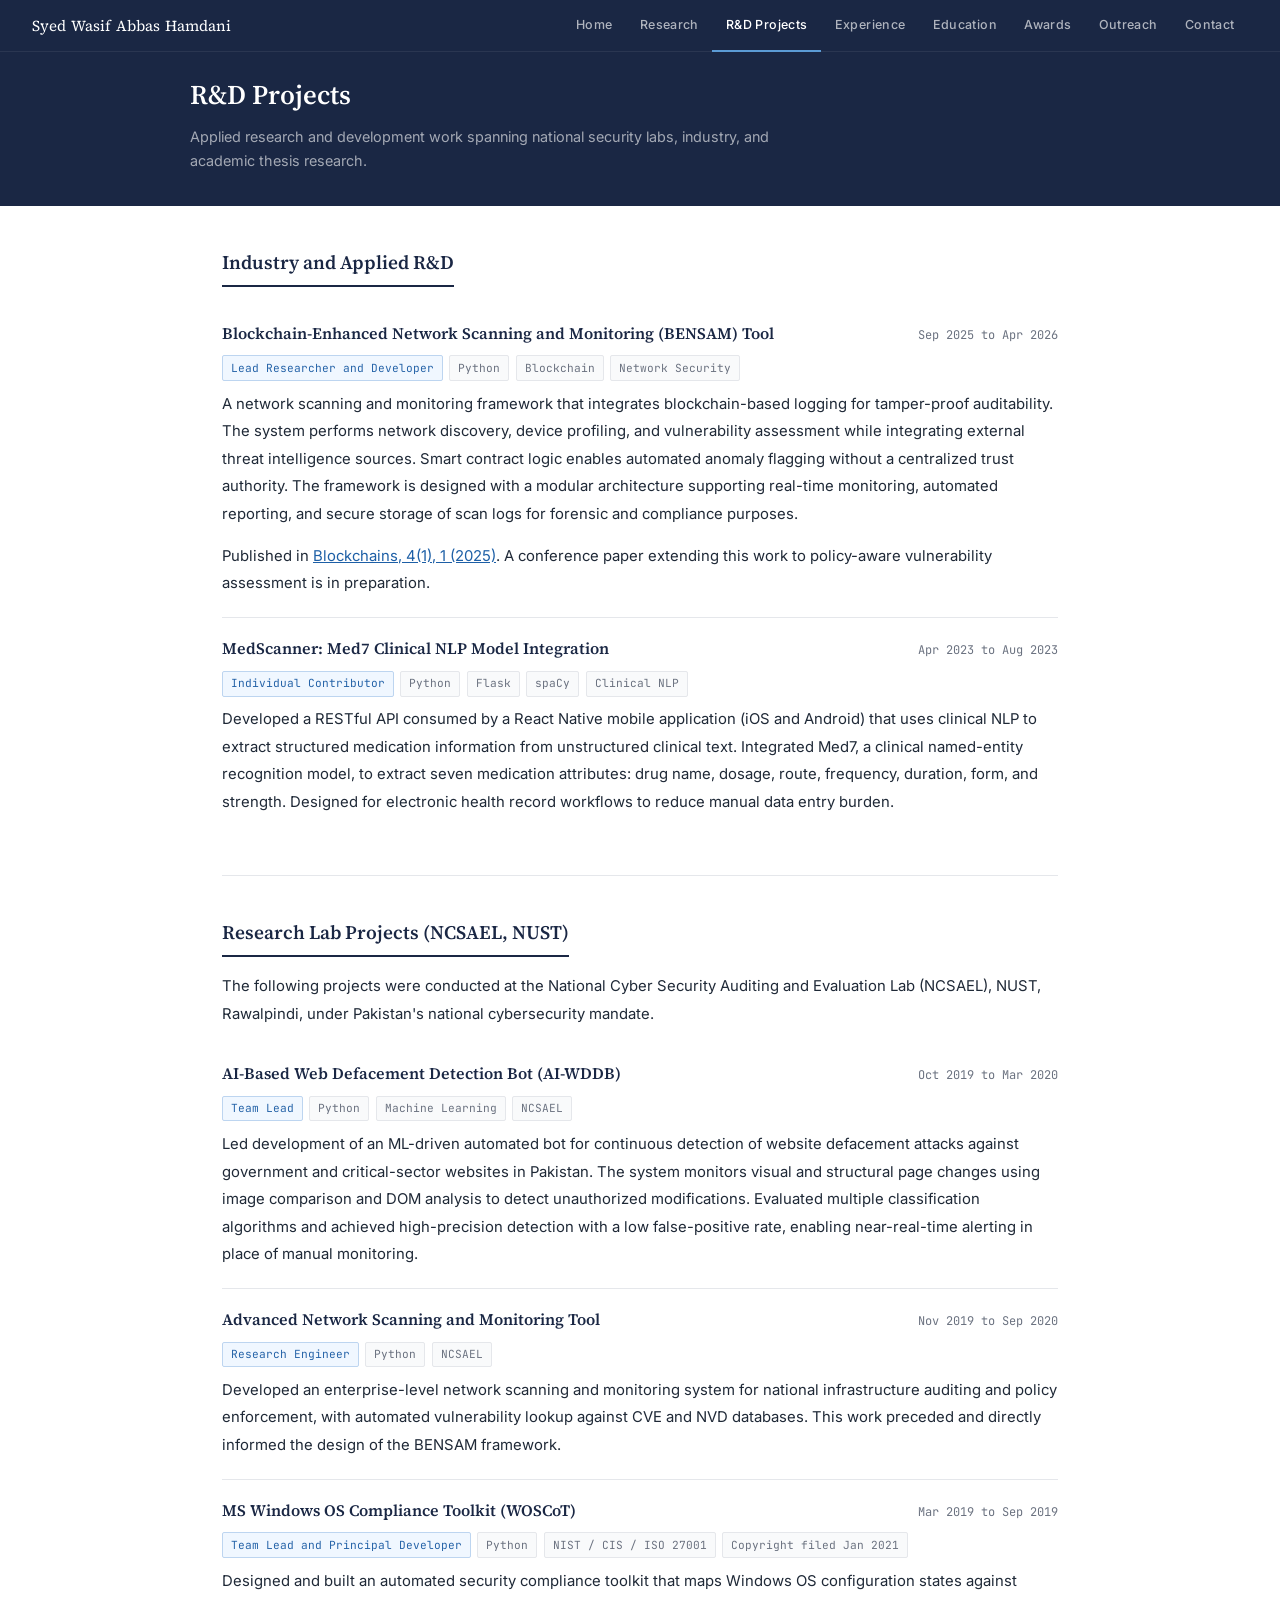
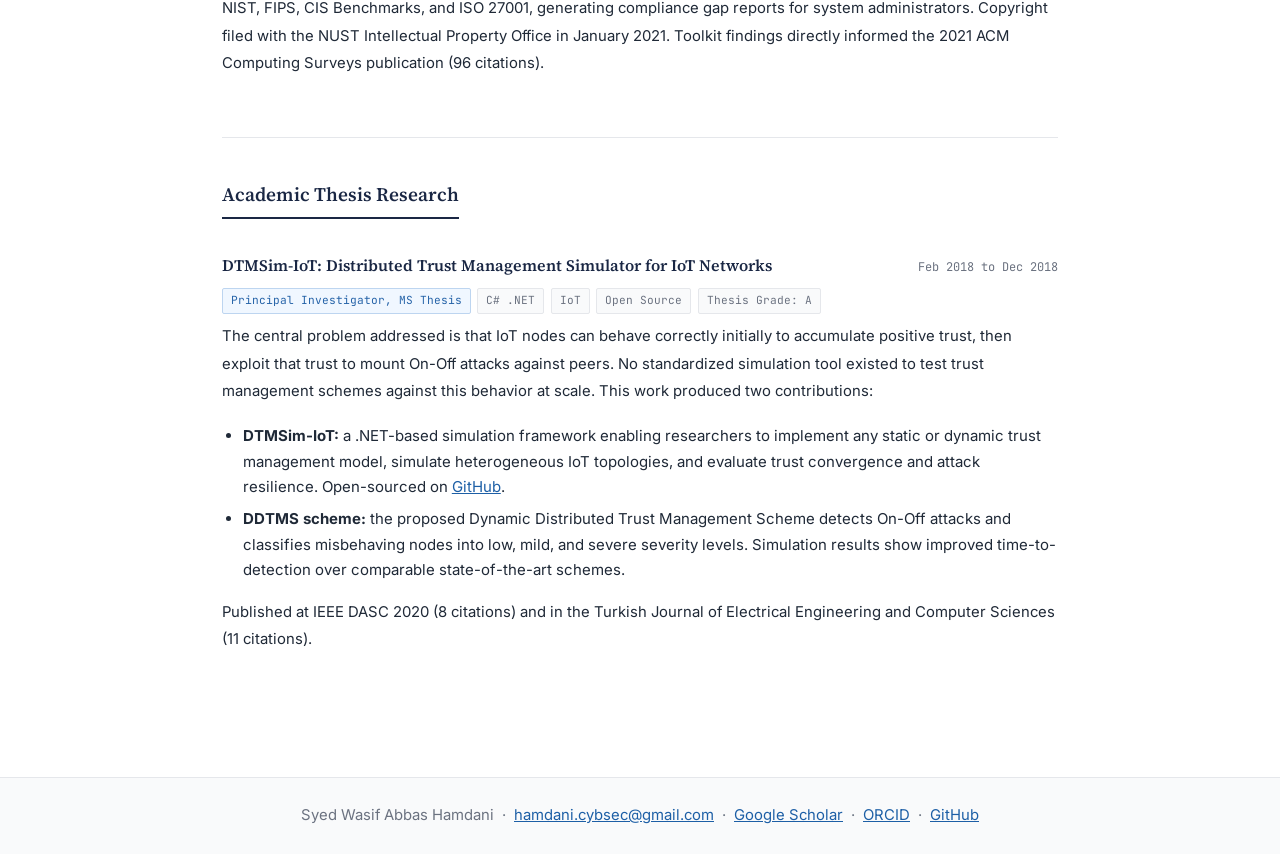
<file: projects.html>
<!DOCTYPE html>
<html lang="en">
<head>
<meta charset="UTF-8"><meta name="viewport" content="width=device-width, initial-scale=1.0">
<title>R&D Projects -- Syed Wasif Abbas Hamdani</title>
<link rel="preconnect" href="https://fonts.googleapis.com">
<link href="https://fonts.googleapis.com/css2?family=Source+Serif+4:ital,wght@0,300;0,400;0,600;1,400&family=Inter:wght@400;500&family=JetBrains+Mono:wght@400;500&display=swap" rel="stylesheet">
<link rel="stylesheet" href="shared.css">
</head>
<body>
<nav>
  <a href="index.html" class="nav-brand">Syed Wasif Abbas Hamdani</a>
  <button class="nav-toggle" id="navToggle" aria-label="Toggle menu"><span></span><span></span><span></span></button>
  <div class="nav-links" id="navLinks">
    <a href="index.html">Home</a><a href="research.html">Research</a>
    <a href="projects.html" class="active">R&D Projects</a><a href="experience.html">Experience</a>
    <a href="education.html">Education</a><a href="awards.html">Awards</a>
    <a href="outreach.html">Outreach</a><a href="contact.html">Contact</a>
  </div>
</nav>
<div class="page-header">
  <div class="page-header-inner">
    <h1>R&D Projects</h1>
    <p>Applied research and development work spanning national security labs, industry, and academic thesis research.</p>
  </div>
</div>
<main>

  <section>
    <h2>Industry and Applied R&D</h2>

    <div class="proj-entry">
      <div class="entry-header">
        <h3>Blockchain-Enhanced Network Scanning and Monitoring (BENSAM) Tool</h3>
        <span class="entry-date">Sep 2025 to Apr 2026</span>
      </div>
      <div class="proj-tags">
        <span class="proj-tag role">Lead Researcher and Developer</span>
        <span class="proj-tag">Python</span>
        <span class="proj-tag">Blockchain</span>
        <span class="proj-tag">Network Security</span>
      </div>
      <p>A network scanning and monitoring framework that integrates blockchain-based logging for tamper-proof auditability. The system performs network discovery, device profiling, and vulnerability assessment while integrating external threat intelligence sources. Smart contract logic enables automated anomaly flagging without a centralized trust authority. The framework is designed with a modular architecture supporting real-time monitoring, automated reporting, and secure storage of scan logs for forensic and compliance purposes.</p>
      <p>Published in <a href="https://www.mdpi.com/2813-5288/4/1/1" target="_blank">Blockchains, 4(1), 1 (2025)</a>. A conference paper extending this work to policy-aware vulnerability assessment is in preparation.</p>
    </div>

    <div class="proj-entry">
      <div class="entry-header">
        <h3>MedScanner: Med7 Clinical NLP Model Integration</h3>
        <span class="entry-date">Apr 2023 to Aug 2023</span>
      </div>
      <div class="proj-tags">
        <span class="proj-tag role">Individual Contributor</span>
        <span class="proj-tag">Python</span>
        <span class="proj-tag">Flask</span>
        <span class="proj-tag">spaCy</span>
        <span class="proj-tag">Clinical NLP</span>
      </div>
      <p>Developed a RESTful API consumed by a React Native mobile application (iOS and Android) that uses clinical NLP to extract structured medication information from unstructured clinical text. Integrated Med7, a clinical named-entity recognition model, to extract seven medication attributes: drug name, dosage, route, frequency, duration, form, and strength. Designed for electronic health record workflows to reduce manual data entry burden.</p>
    </div>
  </section>

  <section>
    <h2>Research Lab Projects (NCSAEL, NUST)</h2>
    <p>The following projects were conducted at the National Cyber Security Auditing and Evaluation Lab (NCSAEL), NUST, Rawalpindi, under Pakistan's national cybersecurity mandate.</p>

    <div class="proj-entry">
      <div class="entry-header">
        <h3>AI-Based Web Defacement Detection Bot (AI-WDDB)</h3>
        <span class="entry-date">Oct 2019 to Mar 2020</span>
      </div>
      <div class="proj-tags">
        <span class="proj-tag role">Team Lead</span>
        <span class="proj-tag">Python</span>
        <span class="proj-tag">Machine Learning</span>
        <span class="proj-tag">NCSAEL</span>
      </div>
      <p>Led development of an ML-driven automated bot for continuous detection of website defacement attacks against government and critical-sector websites in Pakistan. The system monitors visual and structural page changes using image comparison and DOM analysis to detect unauthorized modifications. Evaluated multiple classification algorithms and achieved high-precision detection with a low false-positive rate, enabling near-real-time alerting in place of manual monitoring.</p>
    </div>

    <div class="proj-entry">
      <div class="entry-header">
        <h3>Advanced Network Scanning and Monitoring Tool</h3>
        <span class="entry-date">Nov 2019 to Sep 2020</span>
      </div>
      <div class="proj-tags">
        <span class="proj-tag role">Research Engineer</span>
        <span class="proj-tag">Python</span>
        <span class="proj-tag">NCSAEL</span>
      </div>
      <p>Developed an enterprise-level network scanning and monitoring system for national infrastructure auditing and policy enforcement, with automated vulnerability lookup against CVE and NVD databases. This work preceded and directly informed the design of the BENSAM framework.</p>
    </div>

    <div class="proj-entry">
      <div class="entry-header">
        <h3>MS Windows OS Compliance Toolkit (WOSCoT)</h3>
        <span class="entry-date">Mar 2019 to Sep 2019</span>
      </div>
      <div class="proj-tags">
        <span class="proj-tag role">Team Lead and Principal Developer</span>
        <span class="proj-tag">Python</span>
        <span class="proj-tag">NIST / CIS / ISO 27001</span>
        <span class="proj-tag">Copyright filed Jan 2021</span>
      </div>
      <p>Designed and built an automated security compliance toolkit that maps Windows OS configuration states against NIST, FIPS, CIS Benchmarks, and ISO 27001, generating compliance gap reports for system administrators. Copyright filed with the NUST Intellectual Property Office in January 2021. Toolkit findings directly informed the 2021 ACM Computing Surveys publication (96 citations).</p>
    </div>
  </section>

  <section>
    <h2>Academic Thesis Research</h2>

    <div class="proj-entry">
      <div class="entry-header">
        <h3>DTMSim-IoT: Distributed Trust Management Simulator for IoT Networks</h3>
        <span class="entry-date">Feb 2018 to Dec 2018</span>
      </div>
      <div class="proj-tags">
        <span class="proj-tag role">Principal Investigator, MS Thesis</span>
        <span class="proj-tag">C# .NET</span>
        <span class="proj-tag">IoT</span>
        <span class="proj-tag">Open Source</span>
        <span class="proj-tag">Thesis Grade: A</span>
      </div>
      <p>The central problem addressed is that IoT nodes can behave correctly initially to accumulate positive trust, then exploit that trust to mount On-Off attacks against peers. No standardized simulation tool existed to test trust management schemes against this behavior at scale. This work produced two contributions:</p>
      <ul style="list-style:disc; padding-left:1.3rem; margin-top:0.6rem;">
        <li style="padding:0.2rem 0;"><strong>DTMSim-IoT:</strong> a .NET-based simulation framework enabling researchers to implement any static or dynamic trust management model, simulate heterogeneous IoT topologies, and evaluate trust convergence and attack resilience. Open-sourced on <a href="https://github.com/swhamdani/DTMSim-IoT" target="_blank">GitHub</a>.</li>
        <li style="padding:0.2rem 0;"><strong>DDTMS scheme:</strong> the proposed Dynamic Distributed Trust Management Scheme detects On-Off attacks and classifies misbehaving nodes into low, mild, and severe severity levels. Simulation results show improved time-to-detection over comparable state-of-the-art schemes.</li>
      </ul>
      <p style="margin-top:0.8rem;">Published at IEEE DASC 2020 (8 citations) and in the Turkish Journal of Electrical Engineering and Computer Sciences (11 citations).</p>
    </div>
  </section>

</main>
<footer>
  <p>Syed Wasif Abbas Hamdani &nbsp;&middot;&nbsp; <a href="mailto:hamdani.cybsec@gmail.com">hamdani.cybsec@gmail.com</a> &nbsp;&middot;&nbsp; <a href="https://scholar.google.com/citations?user=LyV-tMEAAAAJ&amp;hl=en" target="_blank">Google Scholar</a> &nbsp;&middot;&nbsp; <a href="https://orcid.org/0000-0003-1015-1104" target="_blank">ORCID</a> &nbsp;&middot;&nbsp; <a href="https://github.com/swhamdani" target="_blank">GitHub</a></p>
</footer>
<script>
  const t=document.getElementById('navToggle'),l=document.getElementById('navLinks');
  t.addEventListener('click',()=>{t.classList.toggle('open');l.classList.toggle('open');});
  l.querySelectorAll('a').forEach(a=>a.addEventListener('click',()=>{t.classList.remove('open');l.classList.remove('open');}));
</script>
</body>
</html>
</file>
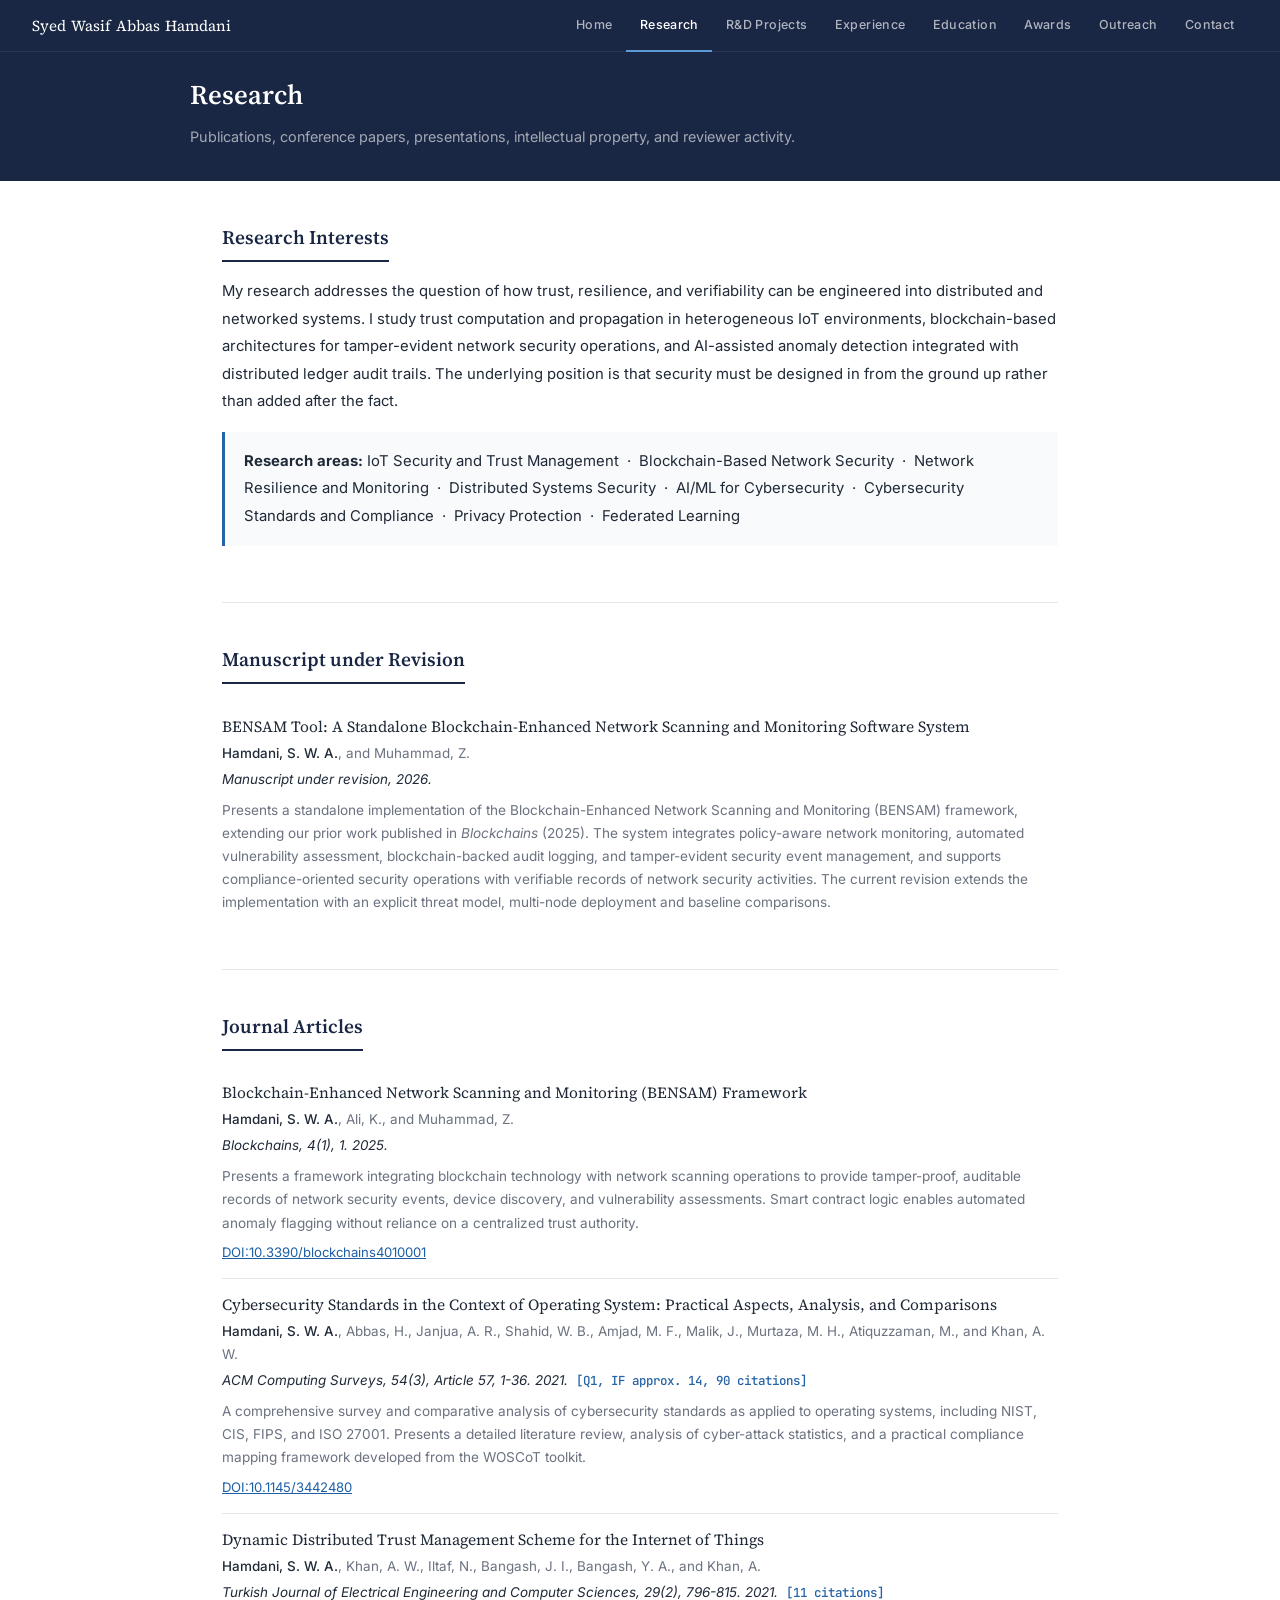
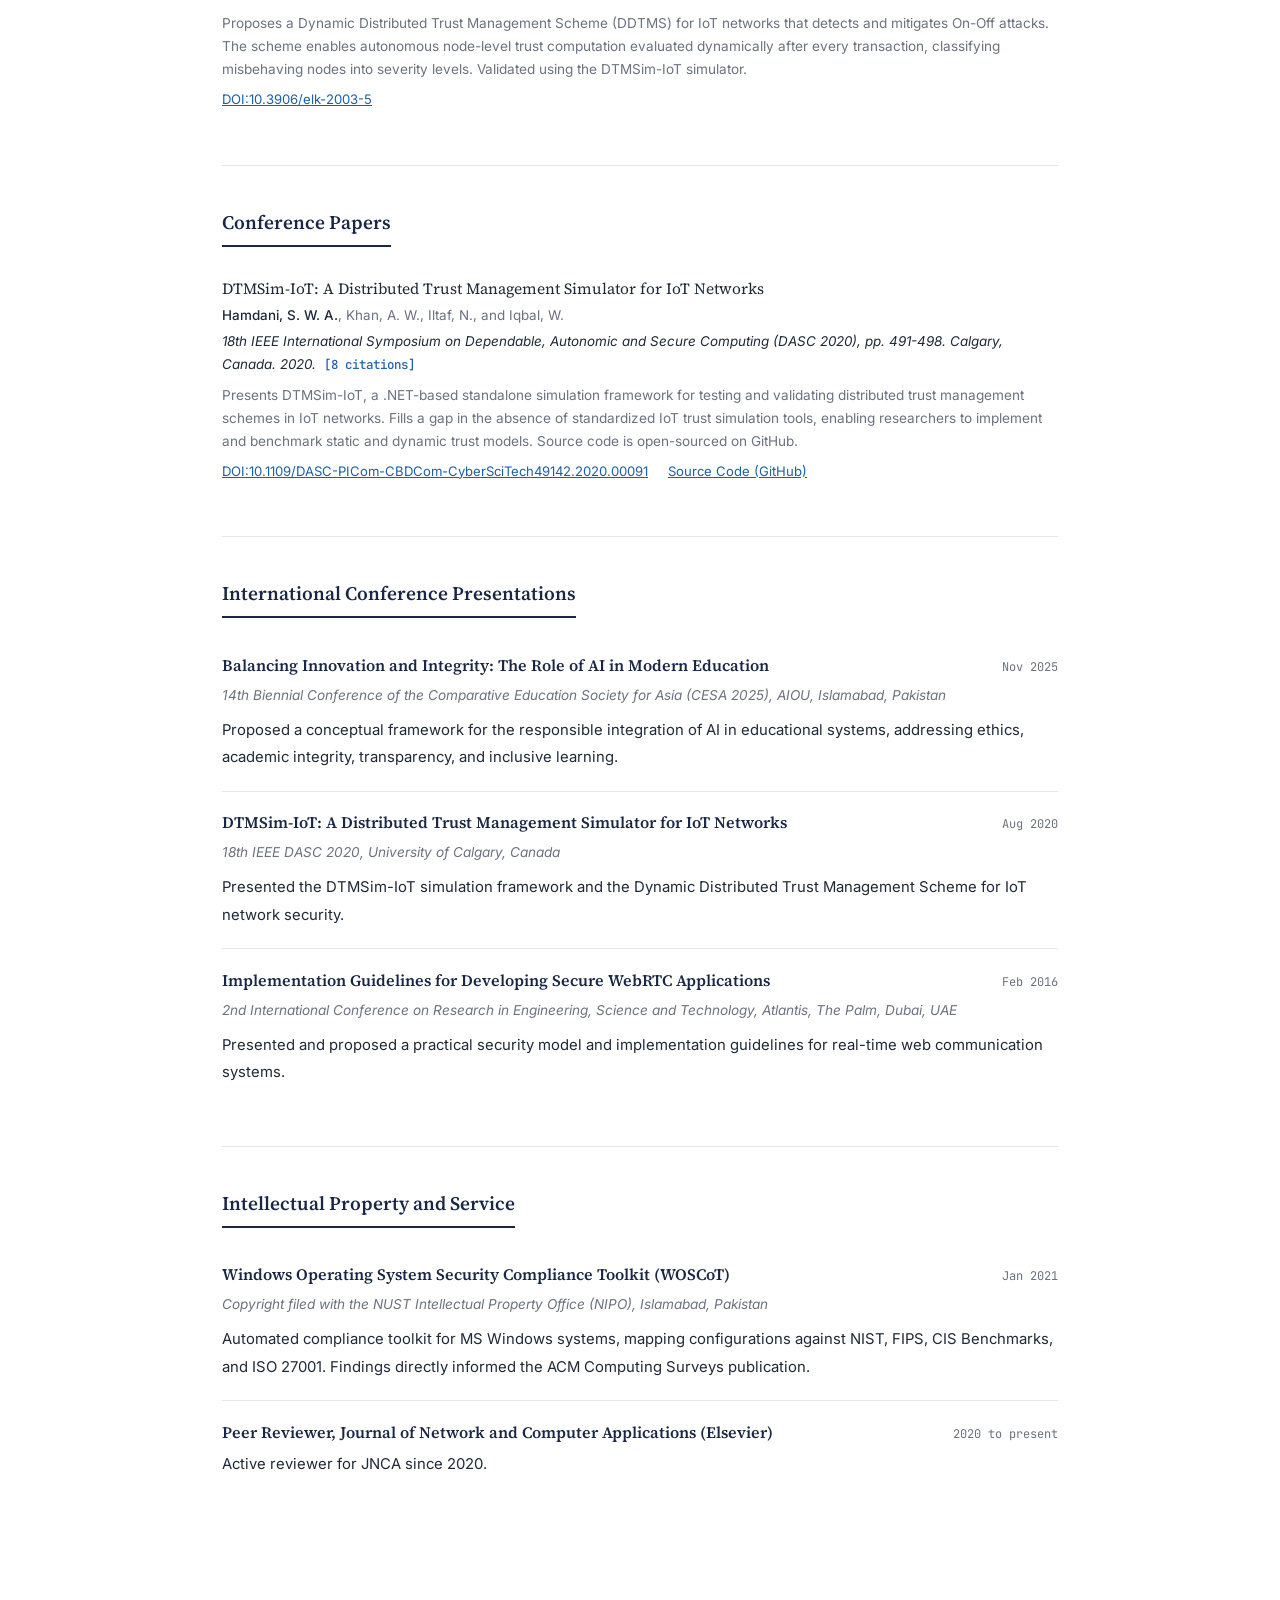
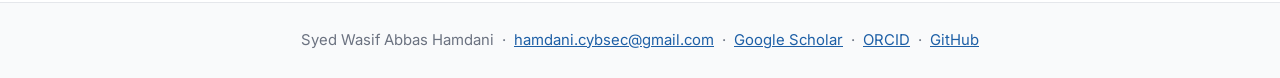
<file: research.html>
<!DOCTYPE html>
<html lang="en">
<head>
<meta charset="UTF-8"><meta name="viewport" content="width=device-width, initial-scale=1.0">
<title>Research - Syed Wasif Abbas Hamdani</title>
<link rel="preconnect" href="https://fonts.googleapis.com">
<link href="https://fonts.googleapis.com/css2?family=Source+Serif+4:ital,wght@0,300;0,400;0,600;1,400&family=Inter:wght@400;500&family=JetBrains+Mono:wght@400;500&display=swap" rel="stylesheet">
<link rel="stylesheet" href="shared.css">
</head>
<body>
<nav>
  <a href="index.html" class="nav-brand">Syed Wasif Abbas Hamdani</a>
  <button class="nav-toggle" id="navToggle" aria-label="Toggle menu"><span></span><span></span><span></span></button>
  <div class="nav-links" id="navLinks">
    <a href="index.html">Home</a><a href="research.html" class="active">Research</a>
    <a href="projects.html">R&D Projects</a><a href="experience.html">Experience</a>
    <a href="education.html">Education</a><a href="awards.html">Awards</a>
    <a href="outreach.html">Outreach</a><a href="contact.html">Contact</a>
  </div>
</nav>
<div class="page-header">
  <div class="page-header-inner">
    <h1>Research</h1>
    <p>Publications, conference papers, presentations, intellectual property, and reviewer activity.</p>
  </div>
</div>
<main>

  <section>
    <h2>Research Interests</h2>
    <p>My research addresses the question of how trust, resilience, and verifiability can be engineered into distributed and networked systems. I study trust computation and propagation in heterogeneous IoT environments, blockchain-based architectures for tamper-evident network security operations, and AI-assisted anomaly detection integrated with distributed ledger audit trails. The underlying position is that security must be designed in from the ground up rather than added after the fact.</p>
    <div class="info-box">
      <p><strong>Research areas:</strong> IoT Security and Trust Management &nbsp;·&nbsp; Blockchain-Based Network Security &nbsp;·&nbsp; Network Resilience and Monitoring &nbsp;·&nbsp; Distributed Systems Security &nbsp;·&nbsp; AI/ML for Cybersecurity &nbsp;·&nbsp; Cybersecurity Standards and Compliance &nbsp;·&nbsp; Privacy Protection &nbsp;·&nbsp; Federated Learning</p>
    </div>
  </section>

<section>
    <h2>Manuscript under Revision</h2>  
    <div class="pub-entry">
      <div class="pub-title">BENSAM Tool: A Standalone Blockchain-Enhanced Network Scanning and Monitoring Software System</div>
      <div class="pub-authors"><strong>Hamdani, S. W. A.</strong>, and Muhammad, Z.</div>
      <div class="pub-venue">Manuscript under revision, 2026.</div>
      <div class="pub-abstract">
        Presents a standalone implementation of the Blockchain-Enhanced Network Scanning and Monitoring (BENSAM) framework, extending our prior work published in <em>Blockchains</em> (2025). The system integrates policy-aware network monitoring, automated vulnerability assessment, blockchain-backed audit logging, and tamper-evident security event management, and supports compliance-oriented security operations with verifiable records of network security activities. The current revision extends the implementation with an explicit threat model, multi-node deployment and baseline comparisons.
      </div>
    </div>
  </section>

  <section>
    <h2>Journal Articles</h2>

    <div class="pub-entry">
      <div class="pub-title"><a href="https://www.mdpi.com/2813-5288/4/1/1" target="_blank">Blockchain-Enhanced Network Scanning and Monitoring (BENSAM) Framework</a></div>
      <div class="pub-authors"><strong>Hamdani, S. W. A.</strong>, Ali, K., and Muhammad, Z.</div>
      <div class="pub-venue">Blockchains, 4(1), 1. 2025.</div>
      <div class="pub-abstract">Presents a framework integrating blockchain technology with network scanning operations to provide tamper-proof, auditable records of network security events, device discovery, and vulnerability assessments. Smart contract logic enables automated anomaly flagging without reliance on a centralized trust authority.</div>
      <div class="pub-links"><a href="https://doi.org/10.3390/blockchains4010001" target="_blank">DOI:10.3390/blockchains4010001</a></div>
    </div>

    <div class="pub-entry">
      <div class="pub-title"><a href="https://dl.acm.org/doi/10.1145/3442480" target="_blank">Cybersecurity Standards in the Context of Operating System: Practical Aspects, Analysis, and Comparisons</a></div>
      <div class="pub-authors"><strong>Hamdani, S. W. A.</strong>, Abbas, H., Janjua, A. R., Shahid, W. B., Amjad, M. F., Malik, J., Murtaza, M. H., Atiquzzaman, M., and Khan, A. W.</div>
      <div class="pub-venue">ACM Computing Surveys, 54(3), Article 57, 1-36. 2021.<span class="pub-note">[Q1, IF approx. 14, 90 citations]</span></div>
      <div class="pub-abstract">A comprehensive survey and comparative analysis of cybersecurity standards as applied to operating systems, including NIST, CIS, FIPS, and ISO 27001. Presents a detailed literature review, analysis of cyber-attack statistics, and a practical compliance mapping framework developed from the WOSCoT toolkit.</div>
      <div class="pub-links"><a href="https://doi.org/10.1145/3442480" target="_blank">DOI:10.1145/3442480</a></div>
    </div>

    <div class="pub-entry">
      <div class="pub-title"><a href="https://journals.tubitak.gov.tr/elektrik/vol29/iss2/21/" target="_blank">Dynamic Distributed Trust Management Scheme for the Internet of Things</a></div>
      <div class="pub-authors"><strong>Hamdani, S. W. A.</strong>, Khan, A. W., Iltaf, N., Bangash, J. I., Bangash, Y. A., and Khan, A.</div>
      <div class="pub-venue">Turkish Journal of Electrical Engineering and Computer Sciences, 29(2), 796-815. 2021.<span class="pub-note">[11 citations]</span></div>
      <div class="pub-abstract">Proposes a Dynamic Distributed Trust Management Scheme (DDTMS) for IoT networks that detects and mitigates On-Off attacks. The scheme enables autonomous node-level trust computation evaluated dynamically after every transaction, classifying misbehaving nodes into severity levels. Validated using the DTMSim-IoT simulator.</div>
      <div class="pub-links"><a href="https://doi.org/10.3906/elk-2003-5" target="_blank">DOI:10.3906/elk-2003-5</a></div>
    </div>
  </section>

  <section>
    <h2>Conference Papers</h2>
    <div class="pub-entry">
      <div class="pub-title"><a href="https://ieeexplore.ieee.org/document/9251132/" target="_blank">DTMSim-IoT: A Distributed Trust Management Simulator for IoT Networks</a></div>
      <div class="pub-authors"><strong>Hamdani, S. W. A.</strong>, Khan, A. W., Iltaf, N., and Iqbal, W.</div>
      <div class="pub-venue">18th IEEE International Symposium on Dependable, Autonomic and Secure Computing (DASC 2020), pp. 491-498. Calgary, Canada. 2020.<span class="pub-note">[8 citations]</span></div>
      <div class="pub-abstract">Presents DTMSim-IoT, a .NET-based standalone simulation framework for testing and validating distributed trust management schemes in IoT networks. Fills a gap in the absence of standardized IoT trust simulation tools, enabling researchers to implement and benchmark static and dynamic trust models. Source code is open-sourced on GitHub.</div>
      <div class="pub-links">
        <a href="https://doi.org/10.1109/DASC-PICom-CBDCom-CyberSciTech49142.2020.00091" target="_blank">DOI:10.1109/DASC-PICom-CBDCom-CyberSciTech49142.2020.00091</a>
        <a href="https://github.com/swhamdani/DTMSim-IoT" target="_blank">Source Code (GitHub)</a>
      </div>
    </div>
  </section>

  <section>
    <h2>International Conference Presentations</h2>
    <div class="entry">
      <div class="entry-header">
        <h3>Balancing Innovation and Integrity: The Role of AI in Modern Education</h3>
        <span class="entry-date">Nov 2025</span>
      </div>
      <div class="entry-org">14th Biennial Conference of the Comparative Education Society for Asia (CESA 2025), AIOU, Islamabad, Pakistan</div>
      <p>Proposed a conceptual framework for the responsible integration of AI in educational systems, addressing ethics, academic integrity, transparency, and inclusive learning.</p>
    </div>
    <div class="entry">
      <div class="entry-header">
        <h3>DTMSim-IoT: A Distributed Trust Management Simulator for IoT Networks</h3>
        <span class="entry-date">Aug 2020</span>
      </div>
      <div class="entry-org">18th IEEE DASC 2020, University of Calgary, Canada</div>
      <p>Presented the DTMSim-IoT simulation framework and the Dynamic Distributed Trust Management Scheme for IoT network security.</p>
    </div>
    <div class="entry">
      <div class="entry-header">
        <h3>Implementation Guidelines for Developing Secure WebRTC Applications</h3>
        <span class="entry-date">Feb 2016</span>
      </div>
      <div class="entry-org">2nd International Conference on Research in Engineering, Science and Technology, Atlantis, The Palm, Dubai, UAE</div>
      <p>Presented and proposed a practical security model and implementation guidelines for real-time web communication systems.</p>
    </div>
  </section>

  <section>
    <h2>Intellectual Property and Service</h2>
    <div class="entry">
      <div class="entry-header">
        <h3>Windows Operating System Security Compliance Toolkit (WOSCoT)</h3>
        <span class="entry-date">Jan 2021</span>
      </div>
      <div class="entry-org">Copyright filed with the NUST Intellectual Property Office (NIPO), Islamabad, Pakistan</div>
      <p>Automated compliance toolkit for MS Windows systems, mapping configurations against NIST, FIPS, CIS Benchmarks, and ISO 27001. Findings directly informed the ACM Computing Surveys publication.</p>
    </div>
    <div class="entry">
      <div class="entry-header">
        <h3>Peer Reviewer, Journal of Network and Computer Applications (Elsevier)</h3>
        <span class="entry-date">2020 to present</span>
      </div>
      <p>Active reviewer for JNCA since 2020.</p>
    </div>
  </section>

</main>
<footer>
  <p>Syed Wasif Abbas Hamdani &nbsp;·&nbsp; <a href="mailto:hamdani.cybsec@gmail.com">hamdani.cybsec@gmail.com</a> &nbsp;·&nbsp; <a href="https://scholar.google.com/citations?user=LyV-tMEAAAAJ&hl=en" target="_blank">Google Scholar</a> &nbsp;·&nbsp; <a href="https://orcid.org/0000-0003-1015-1104" target="_blank">ORCID</a> &nbsp;·&nbsp; <a href="https://github.com/swhamdani" target="_blank">GitHub</a></p>
</footer>
<script>
  const t=document.getElementById('navToggle'),l=document.getElementById('navLinks');
  t.addEventListener('click',()=>{t.classList.toggle('open');l.classList.toggle('open');});
  l.querySelectorAll('a').forEach(a=>a.addEventListener('click',()=>{t.classList.remove('open');l.classList.remove('open');}));
</script>
</body>
</html>
</file>
<file: shared.css>
:root {
  --navy:  #1a2744;
  --blue:  #2563a8;
  --link:  #1d5fa6;
  --text:  #1f2937;
  --muted: #6b7280;
  --rule:  #e5e7eb;
  --bg:    #ffffff;
  --soft:  #f9fafb;
}
*, *::before, *::after { box-sizing: border-box; margin: 0; padding: 0; }
html { scroll-behavior: smooth; }
body {
  font-family: 'Inter', sans-serif;
  background: var(--bg);
  color: var(--text);
  font-size: 15px;
  line-height: 1.7;
}

/* NAV */
nav {
  position: fixed; top: 0; left: 0; right: 0; z-index: 100;
  background: var(--navy);
  padding: 0 2rem;
  display: flex; align-items: center; justify-content: space-between;
  height: 52px;
  border-bottom: 1px solid rgba(255,255,255,0.07);
}
.nav-brand {
  font-family: 'Source Serif 4', serif;
  color: #fff; font-size: 0.95rem; font-weight: 400;
  text-decoration: none; letter-spacing: 0.01em;
}
.nav-links { display: flex; }
.nav-links a {
  color: rgba(255,255,255,0.65);
  text-decoration: none; font-size: 0.78rem;
  font-weight: 500; letter-spacing: 0.03em;
  padding: 0 0.85rem; height: 52px;
  display: flex; align-items: center;
  border-bottom: 2px solid transparent;
  transition: color 0.15s, border-color 0.15s;
}
.nav-links a:hover, .nav-links a.active {
  color: #fff; border-bottom-color: #5b9bd5;
}
.nav-toggle {
  display: none; flex-direction: column;
  justify-content: center; gap: 5px;
  width: 34px; height: 34px; cursor: pointer;
  background: none; border: none;
}
.nav-toggle span {
  display: block; width: 20px; height: 1.5px;
  background: rgba(255,255,255,0.8);
  transition: transform 0.2s, opacity 0.2s;
}
.nav-toggle.open span:nth-child(1) { transform: translateY(6.5px) rotate(45deg); }
.nav-toggle.open span:nth-child(2) { opacity: 0; }
.nav-toggle.open span:nth-child(3) { transform: translateY(-6.5px) rotate(-45deg); }

/* PAGE HEADER */
.page-header {
  background: var(--navy);
  padding: 4.5rem 2rem 2rem;
  margin-bottom: 0;
}
.page-header-inner { max-width: 900px; margin: 0 auto; }
.page-header h1 {
  font-family: 'Source Serif 4', serif;
  font-size: 1.7rem; font-weight: 600;
  color: #fff; margin-bottom: 0.4rem;
}
.page-header p {
  font-size: 0.9rem; color: rgba(255,255,255,0.6);
  max-width: 620px; line-height: 1.7;
}

/* MAIN */
main {
  max-width: 900px; margin: 0 auto;
  padding: 2.5rem 2rem 4rem;
}
section {
  padding-bottom: 2.5rem;
  margin-bottom: 2.5rem;
  border-bottom: 1px solid var(--rule);
}
section:last-child { border-bottom: none; margin-bottom: 0; }

h2 {
  font-family: 'Source Serif 4', serif;
  font-size: 1.2rem; font-weight: 600;
  color: var(--navy); margin-bottom: 1rem;
  padding-bottom: 0.4rem;
  border-bottom: 2px solid var(--navy);
  display: inline-block;
}
h3 {
  font-family: 'Source Serif 4', serif;
  font-size: 1rem; font-weight: 600;
  color: var(--navy); margin-bottom: 0.25rem;
  line-height: 1.45;
}
p { margin-bottom: 0.9rem; line-height: 1.85; font-size: 0.93rem; }
p:last-child { margin-bottom: 0; }
a { color: var(--link); }
a:hover { text-decoration: underline; }

/* ENTRY BLOCKS */
.entry {
  padding: 1.2rem 0;
  border-bottom: 1px solid var(--rule);
}
.entry:last-child { border-bottom: none; }
.entry-header {
  display: flex; justify-content: space-between;
  align-items: baseline; gap: 1rem;
  margin-bottom: 0.2rem; flex-wrap: wrap;
}
.entry-date {
  font-family: 'JetBrains Mono', monospace;
  font-size: 0.75rem; color: var(--muted);
  white-space: nowrap; flex-shrink: 0;
}
.entry-role {
  font-family: 'JetBrains Mono', monospace;
  font-size: 0.75rem; color: var(--blue);
  margin-bottom: 0.15rem;
}
.entry-org {
  font-size: 0.85rem; color: var(--muted);
  font-style: italic; margin-bottom: 0.6rem;
}
.entry ul { list-style: disc; padding-left: 1.3rem; margin-top: 0.5rem; }
.entry li { font-size: 0.9rem; color: var(--text); padding: 0.2rem 0; line-height: 1.65; }

/* PUB ENTRIES */
.pub-entry {
  padding: 0.9rem 0;
  border-bottom: 1px solid var(--rule);
  font-size: 0.9rem;
}
.pub-entry:last-child { border-bottom: none; }
.pub-title {
  font-family: 'Source Serif 4', serif;
  font-size: 0.97rem; color: var(--text);
  margin-bottom: 0.25rem; line-height: 1.5;
}
.pub-title a { color: var(--text); text-decoration: none; }
.pub-title a:hover { color: var(--link); text-decoration: underline; }
.pub-authors { font-size: 0.84rem; color: var(--muted); margin-bottom: 0.2rem; }
.pub-authors strong { color: var(--text); font-weight: 500; }
.pub-venue { font-size: 0.84rem; color: var(--text); font-style: italic; }
.pub-note {
  font-style: normal; font-size: 0.78rem; color: var(--blue);
  font-weight: 500; font-family: 'JetBrains Mono', monospace; margin-left: 0.5rem;
}
.pub-abstract {
  font-size: 0.85rem; color: var(--muted);
  margin-top: 0.5rem; line-height: 1.7;
}
.pub-links { margin-top: 0.4rem; font-size: 0.82rem; }
.pub-links a { margin-right: 1rem; }

/* PROJECT ENTRIES */
.proj-entry {
  padding: 1.2rem 0;
  border-bottom: 1px solid var(--rule);
}
.proj-entry:last-child { border-bottom: none; }
.proj-tags { display: flex; flex-wrap: wrap; gap: 0.4rem; margin: 0.4rem 0 0.6rem; }
.proj-tag {
  font-family: 'JetBrains Mono', monospace;
  font-size: 0.7rem; color: var(--muted);
  border: 1px solid var(--rule);
  padding: 0.15rem 0.5rem; border-radius: 2px;
  background: var(--soft);
}
.proj-tag.role { color: var(--blue); border-color: #bdd5f0; background: #f0f7ff; }

/* AWARDS */
.award-entry {
  padding: 1rem 0;
  border-bottom: 1px solid var(--rule);
  display: grid; grid-template-columns: 90px 1fr;
  gap: 1.2rem; align-items: baseline;
}
.award-entry:last-child { border-bottom: none; }
.award-year {
  font-family: 'JetBrains Mono', monospace;
  font-size: 0.78rem; color: var(--muted);
}

/* ARTICLE LIST */
.article-list { list-style: none; }
.article-item {
  display: grid; grid-template-columns: 110px 1fr;
  gap: 1rem; padding: 0.5rem 0;
  border-bottom: 1px solid var(--rule);
  font-size: 0.88rem; align-items: baseline;
}
.article-item:last-child { border-bottom: none; }
.article-date {
  font-family: 'JetBrains Mono', monospace;
  font-size: 0.74rem; color: var(--muted);
}

/* INFO BOX */
.info-box {
  background: var(--soft); border-left: 3px solid var(--blue);
  padding: 1rem 1.2rem; margin: 1rem 0;
  font-size: 0.9rem; line-height: 1.8;
}
.info-box p { margin-bottom: 0; }

/* CERT / SKILL */
.cert-list { list-style: none; }
.cert-item {
  display: grid; grid-template-columns: 50px 1fr;
  gap: 1rem; padding: 0.45rem 0;
  border-bottom: 1px solid var(--rule);
  font-size: 0.88rem; align-items: baseline;
}
.cert-item:last-child { border-bottom: none; }
.cert-year {
  font-family: 'JetBrains Mono', monospace;
  font-size: 0.74rem; color: var(--muted);
}
.skill-grid {
  display: grid; grid-template-columns: repeat(3, 1fr);
  gap: 1rem; margin-bottom: 1rem;
}
.skill-item {
  background: var(--soft); border: 1px solid var(--rule);
  padding: 0.8rem 1rem;
}
.skill-item h4 {
  font-family: 'JetBrains Mono', monospace;
  font-size: 0.72rem; color: var(--blue);
  text-transform: uppercase; letter-spacing: 0.06em;
  margin-bottom: 0.3rem;
}
.skill-item p { font-size: 0.85rem; margin: 0; line-height: 1.5; }

/* CONTACT */
.contact-row {
  display: grid; grid-template-columns: 90px 1fr;
  gap: 1rem; padding: 0.5rem 0;
  border-bottom: 1px solid var(--rule);
  font-size: 0.9rem; align-items: baseline;
}
.contact-row:last-child { border-bottom: none; }
.contact-lbl {
  font-family: 'JetBrains Mono', monospace;
  font-size: 0.74rem; color: var(--muted);
}
.ref-entry {
  padding: 1rem 0; border-bottom: 1px solid var(--rule);
}
.ref-entry:last-child { border-bottom: none; }
.ref-name { font-weight: 500; font-size: 0.93rem; margin-bottom: 0.15rem; }
.ref-detail { font-size: 0.85rem; color: var(--muted); line-height: 1.6; }

/* FOOTER */
footer {
  background: var(--soft); border-top: 1px solid var(--rule);
  padding: 1.5rem 2rem;
  text-align: center; font-size: 0.8rem; color: var(--muted);
}

/* MOBILE */
@media (max-width: 700px) {
  nav { padding: 0 1.2rem; }
  .nav-toggle { display: flex; }
  .nav-links {
    display: none; position: fixed;
    top: 52px; left: 0; right: 0;
    background: var(--navy);
    flex-direction: column;
    border-top: 1px solid rgba(255,255,255,0.08);
    z-index: 99;
  }
  .nav-links.open { display: flex; }
  .nav-links a {
    height: 48px; padding: 0 1.5rem;
    border-bottom: 1px solid rgba(255,255,255,0.06);
    font-size: 0.85rem;
  }
  .page-header { padding: 4rem 1.3rem 1.8rem; }
  main { padding: 2rem 1.3rem 3rem; }
  .award-entry { grid-template-columns: 1fr; gap: 0.2rem; }
  .article-item { grid-template-columns: 1fr; gap: 0.2rem; }
  .cert-item { grid-template-columns: 1fr; gap: 0.1rem; }
  .contact-row { grid-template-columns: 1fr; gap: 0.1rem; }
  .skill-grid { grid-template-columns: 1fr 1fr; }
  .entry-header { flex-direction: column; gap: 0.1rem; }
}
</file>
